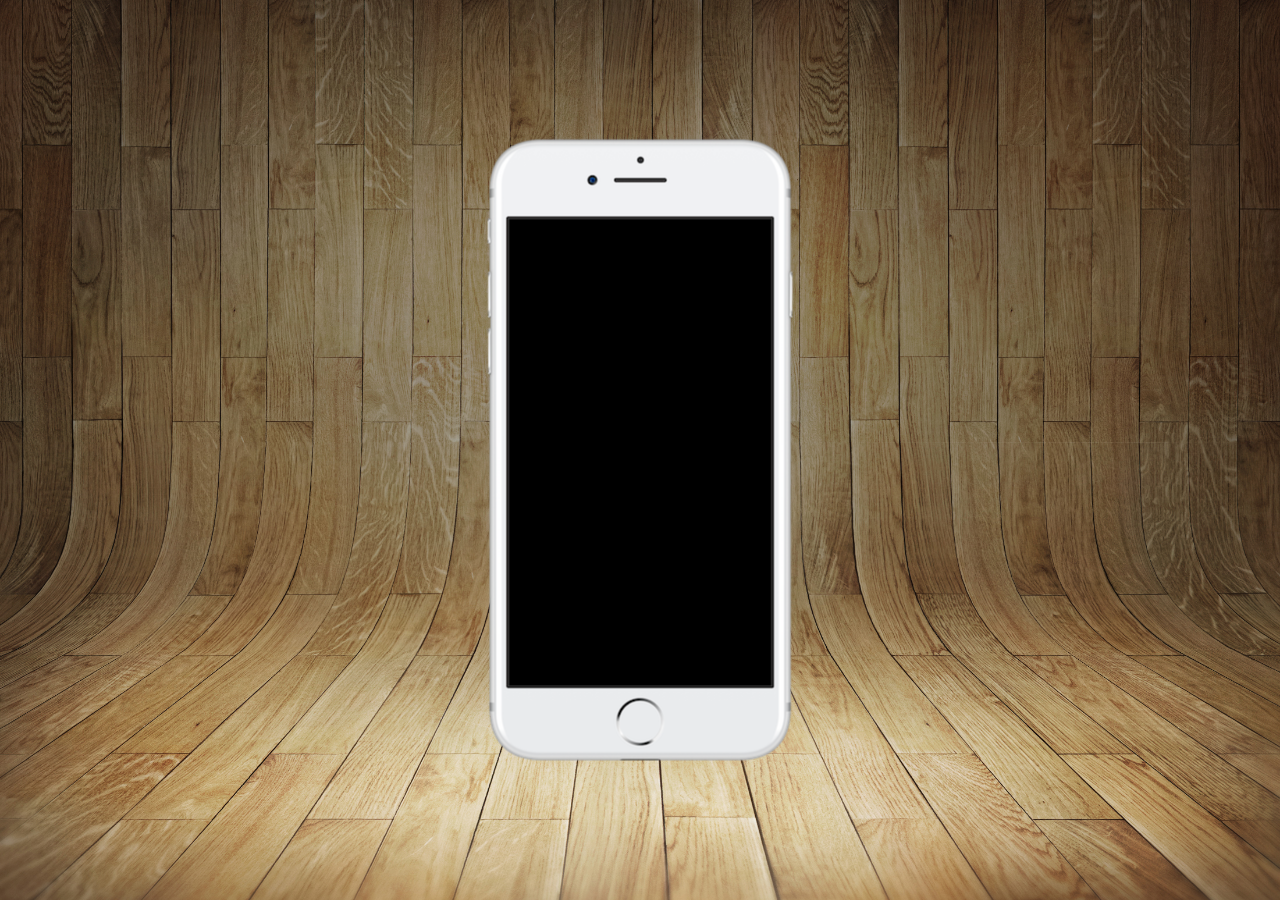
<file: index.html>
<!DOCTYPE html>
<html lang="pt-br">
<head>
    <meta charset="UTF-8">
    <meta name="viewport" content="width=device-width, initial-scale=1.0">
    <link rel="shortcut icon" href="aha.ico" type="image/x-icon">
    <title>Projeto Redes Sociais</title>
    <link rel="stylesheet" href="estilos/style.css">
</head>
<body>
    <main>
        <section id="telefone">

        </section>
        <section id="redes-sociais">

        </section>
    </main>
</body>
</html>
</file>
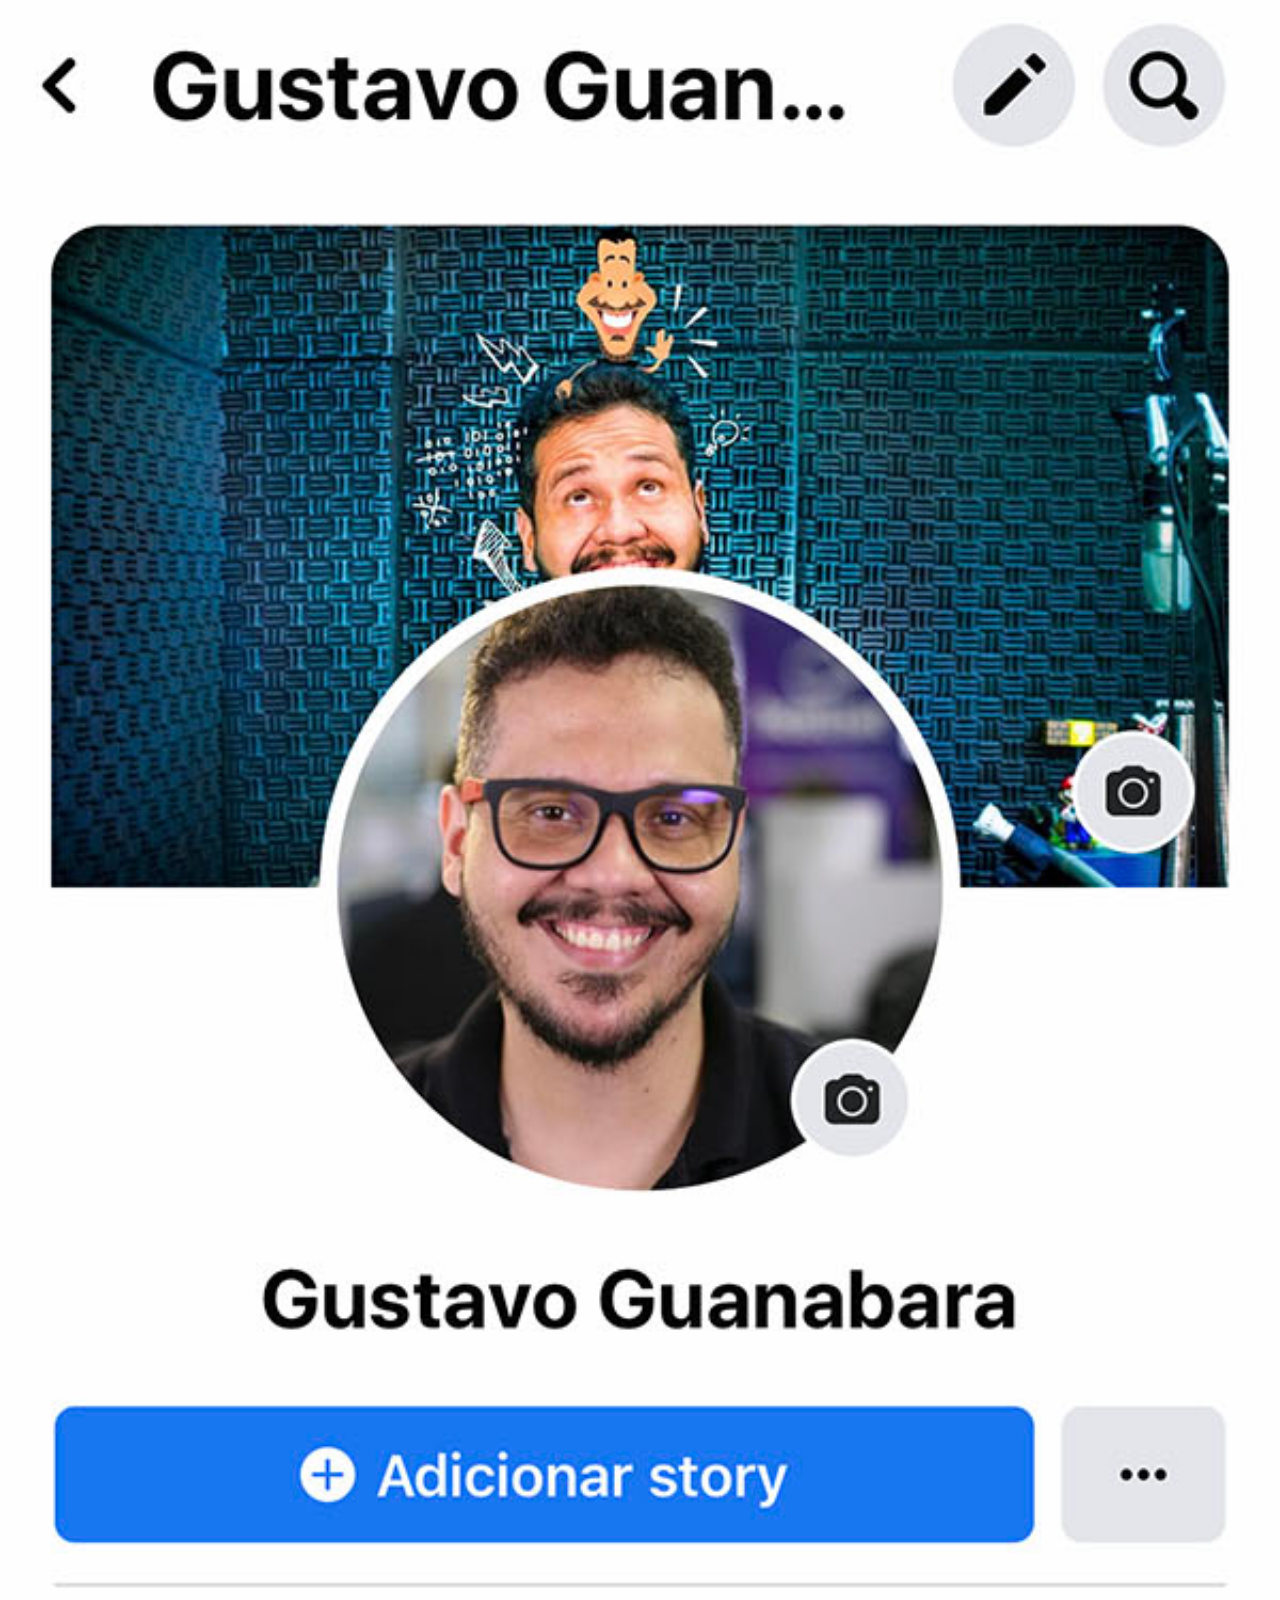
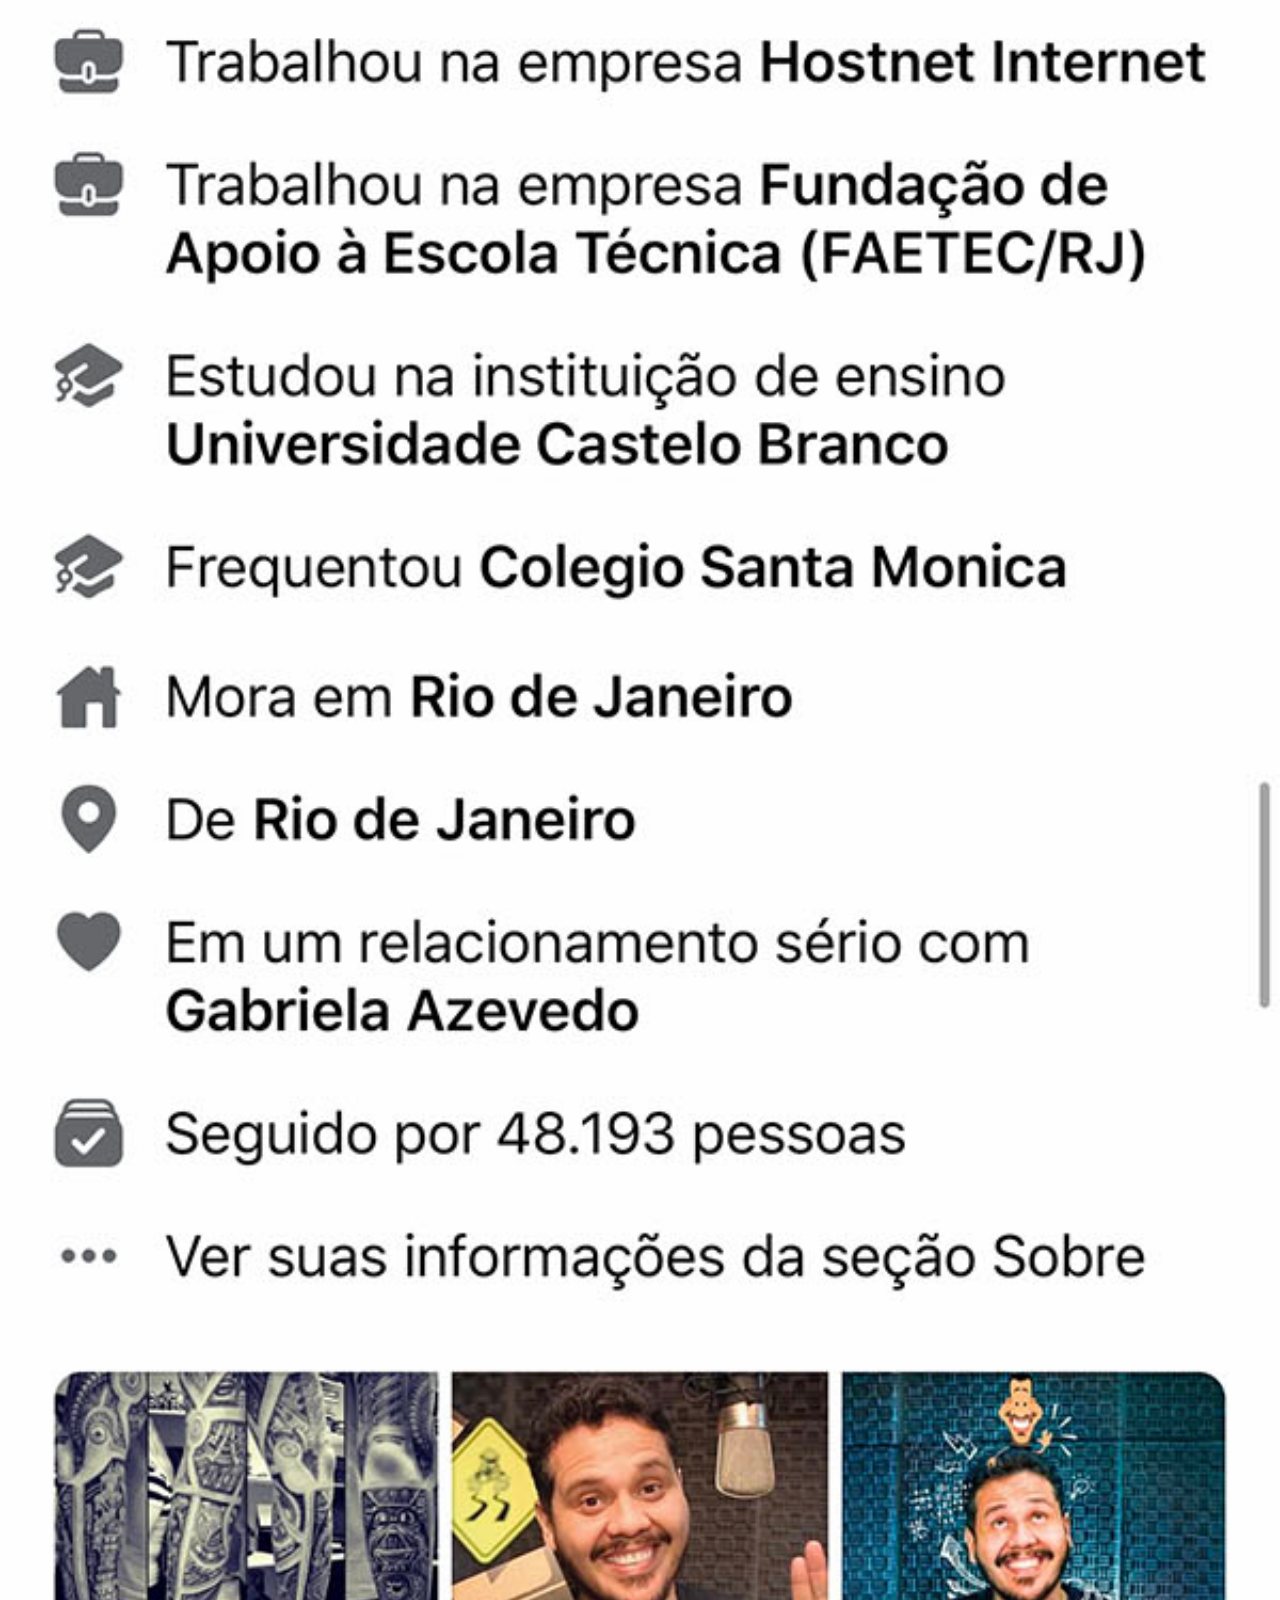
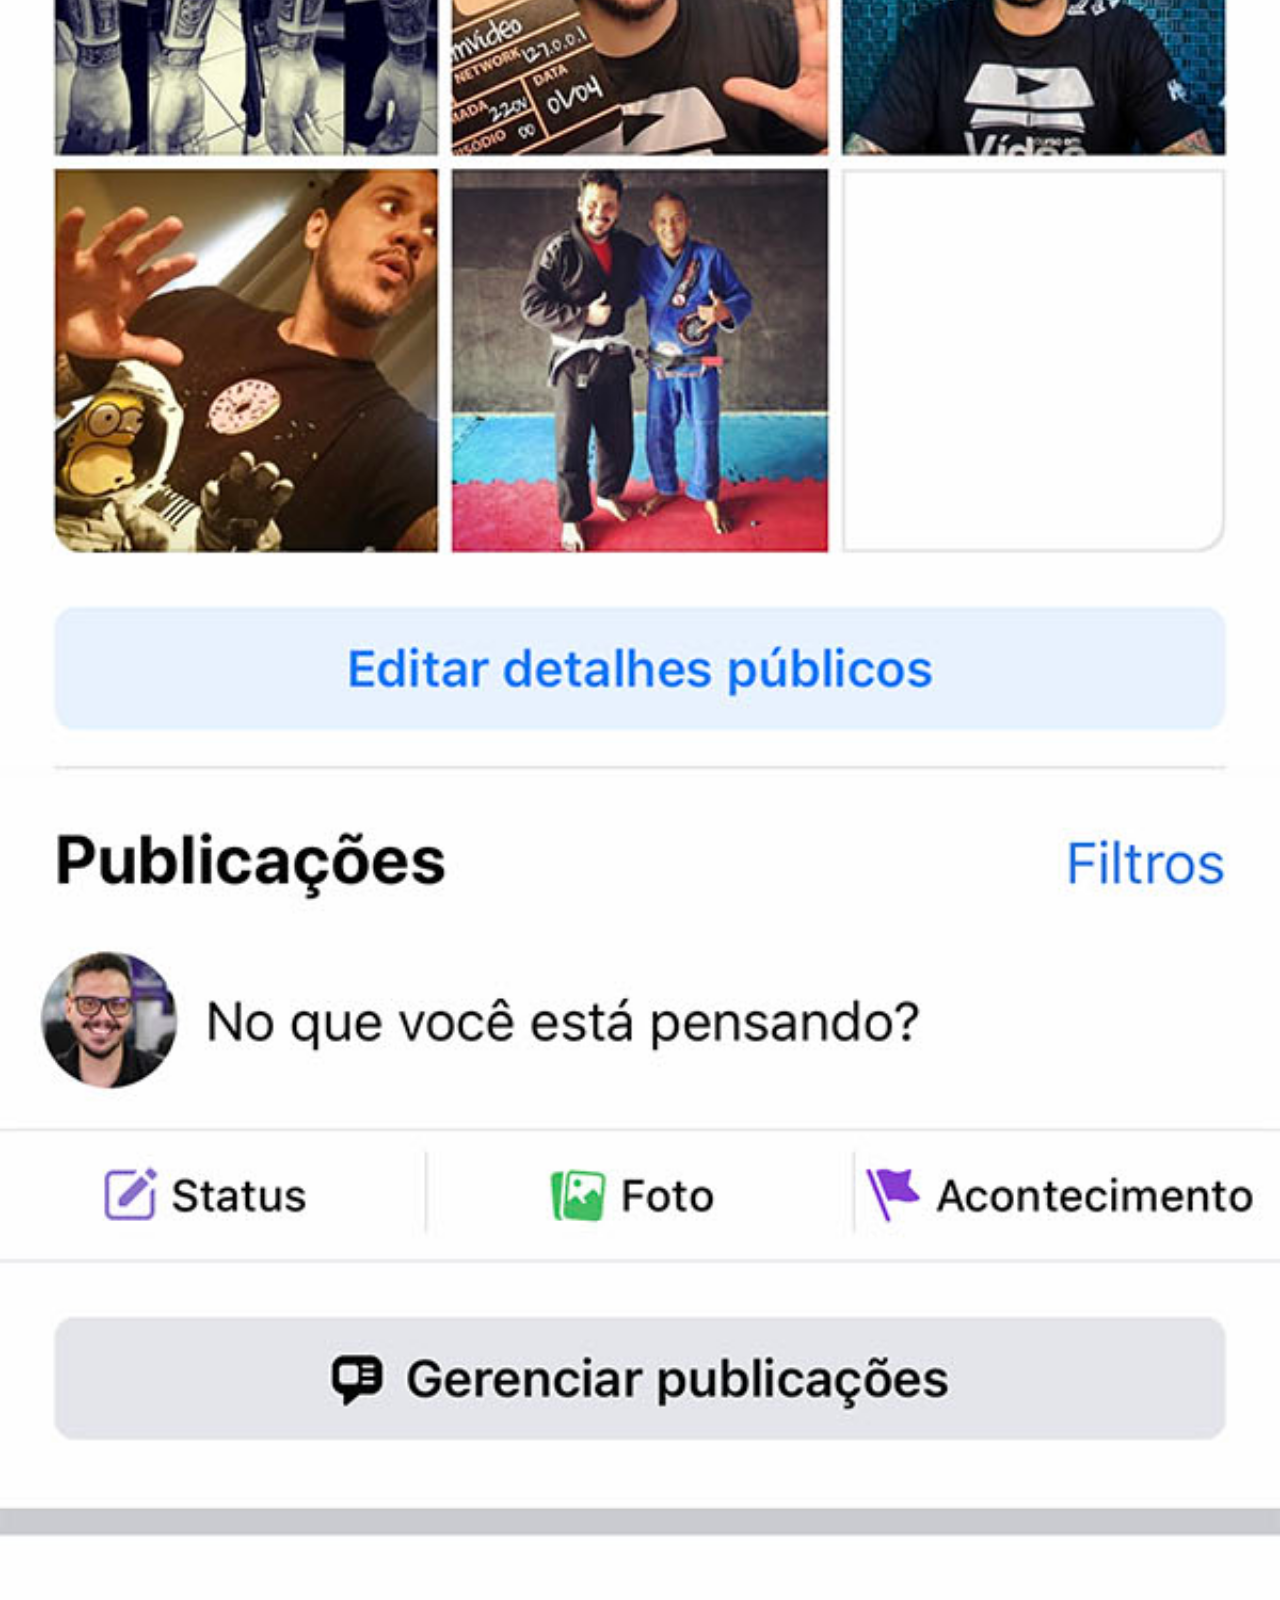
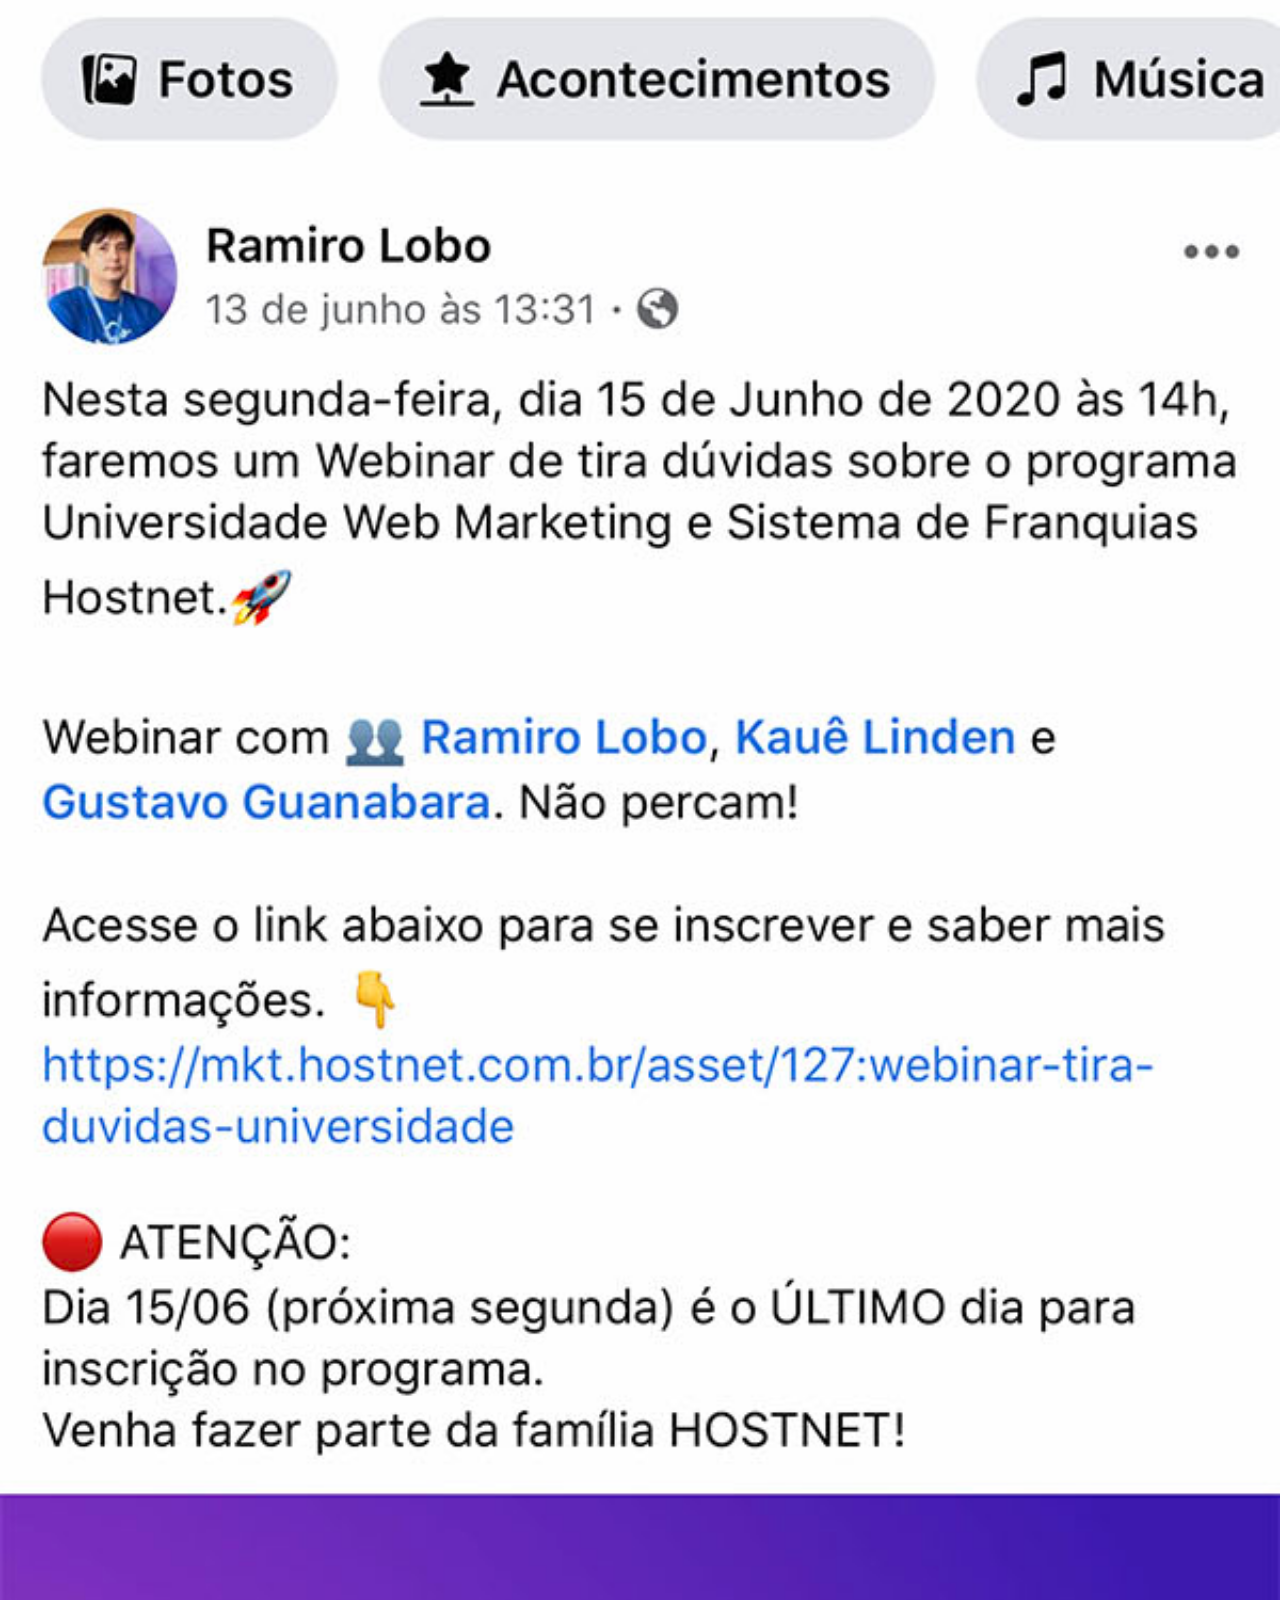
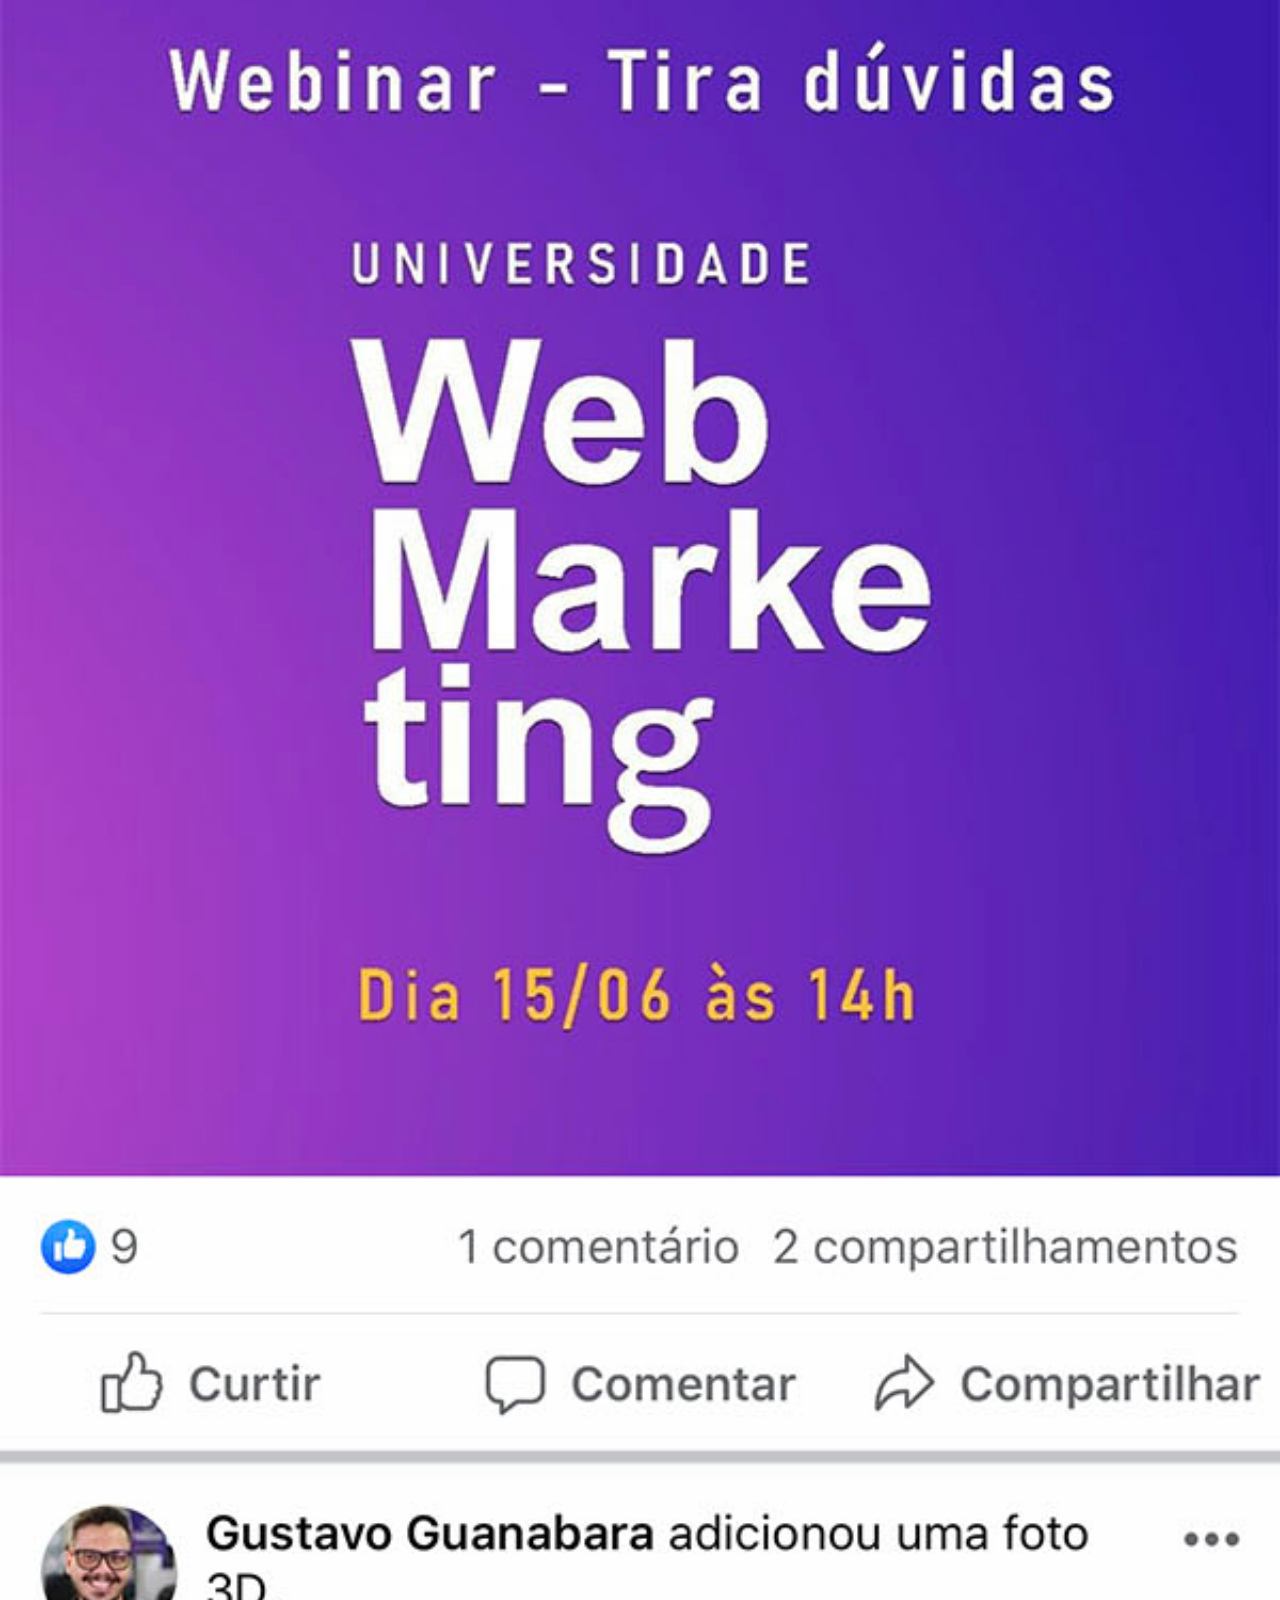
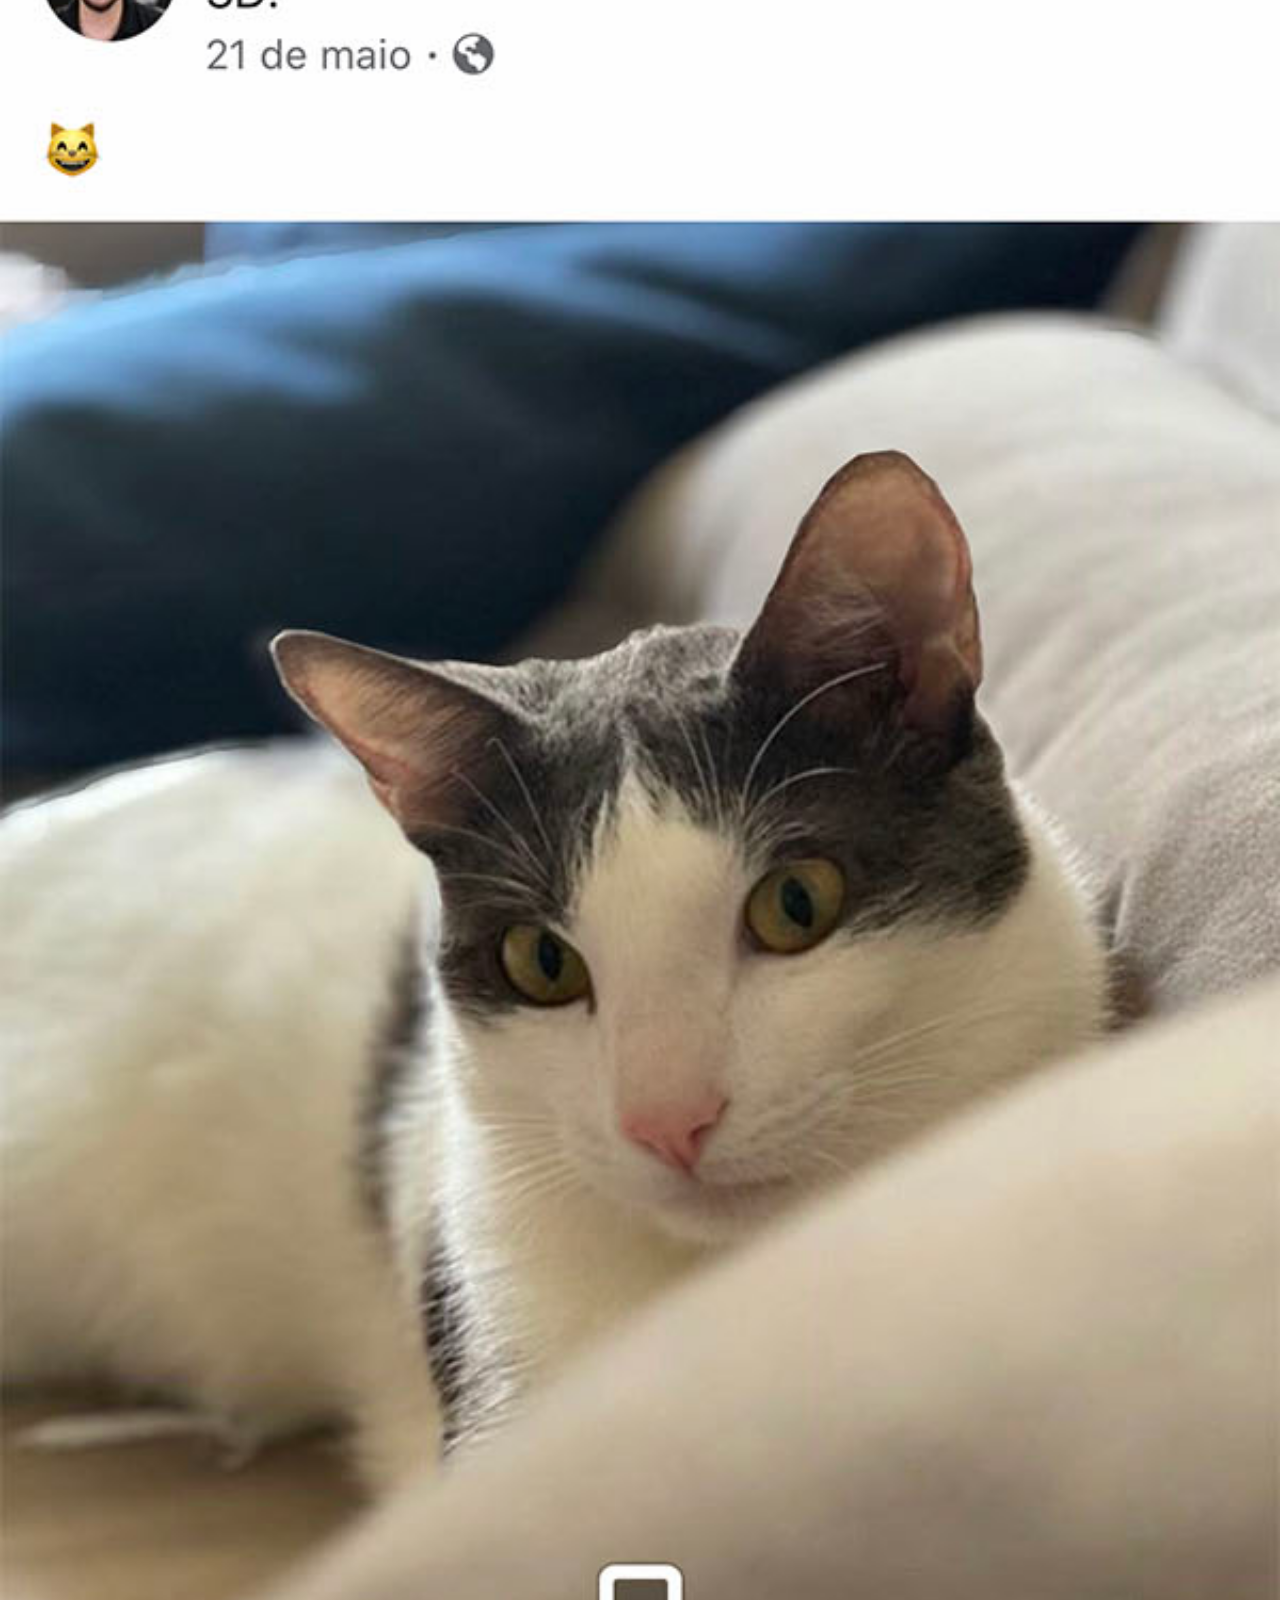
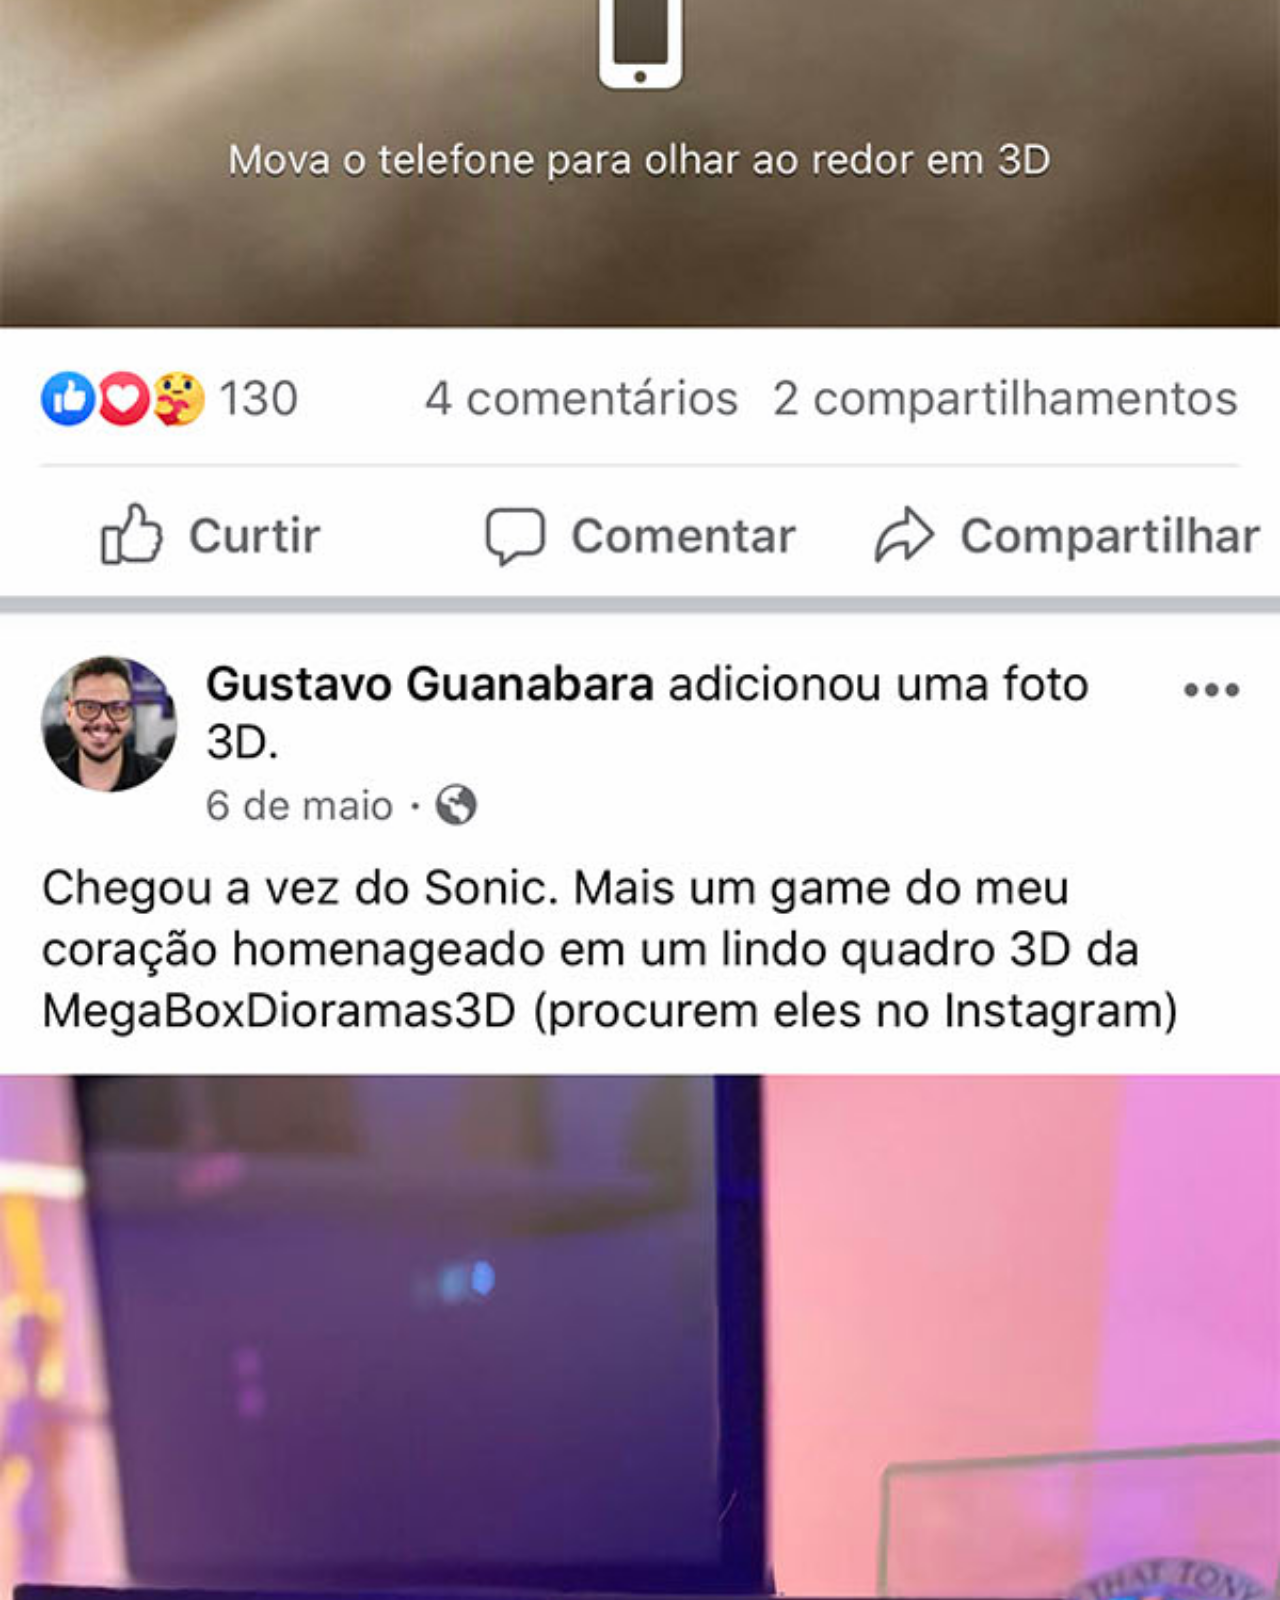
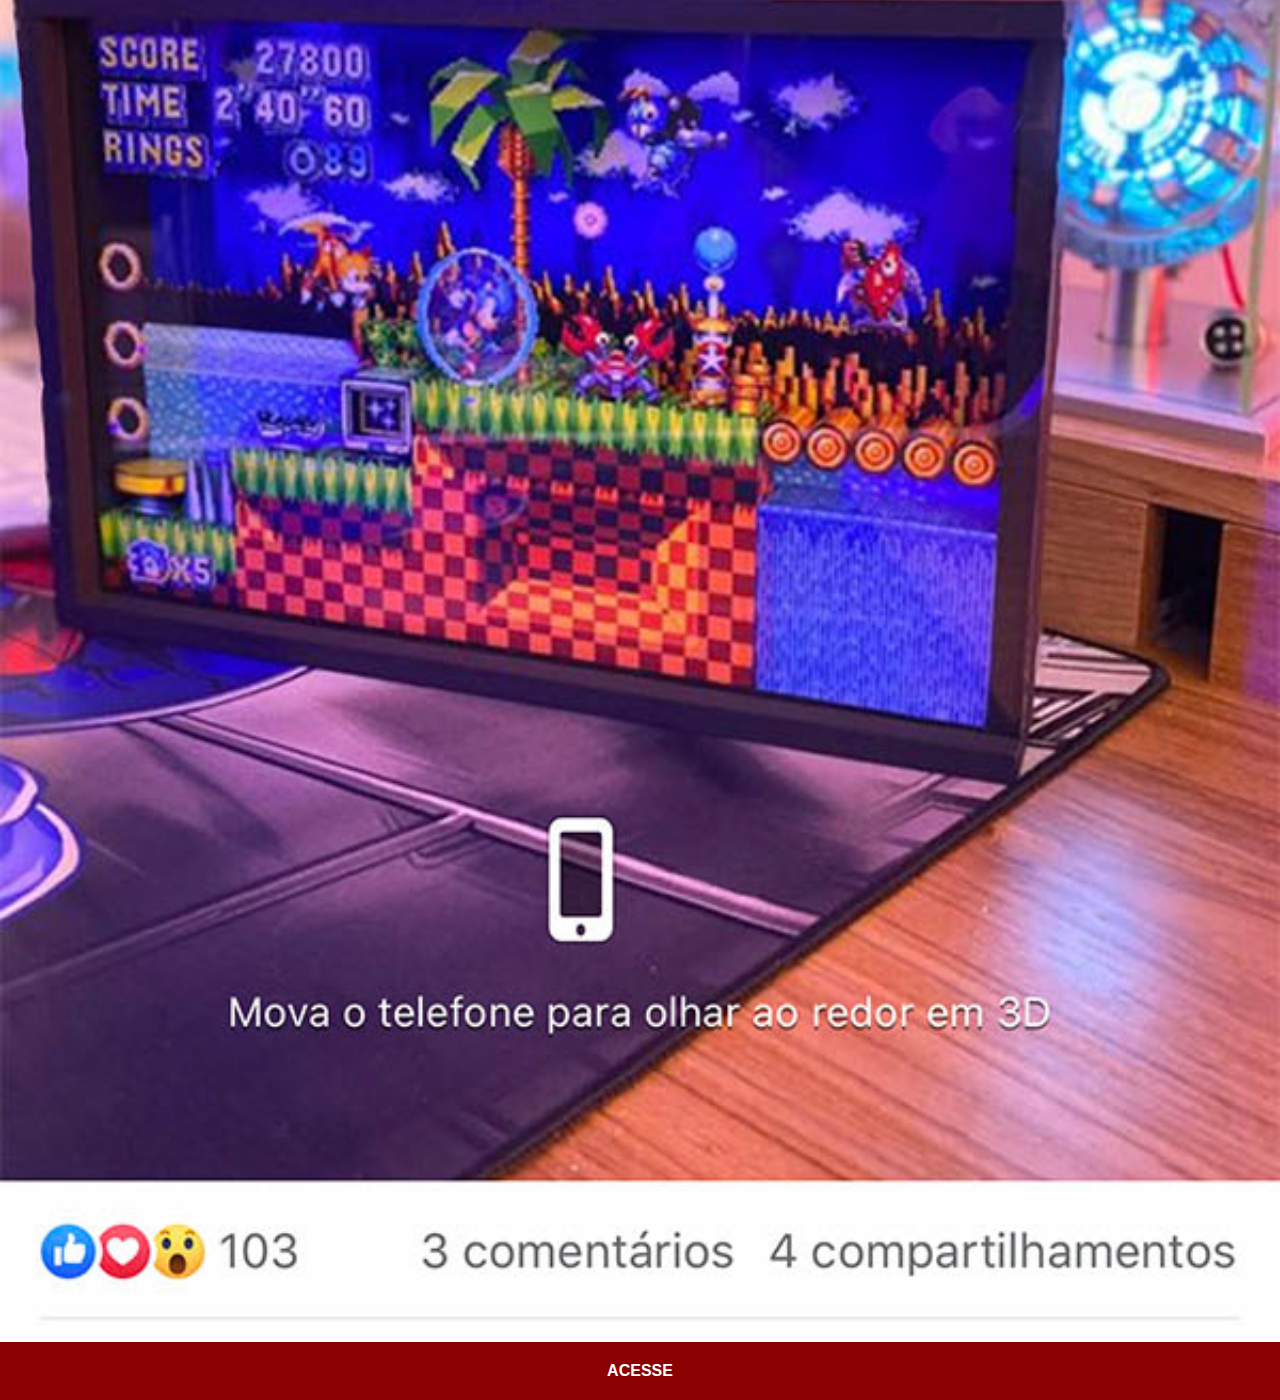
<file: facebook.html>
<!DOCTYPE html>
<html lang="pt-br">
<head>
    <meta charset="UTF-8">
    <meta name="viewport" content="width=device-width, initial-scale=1.0">
    <title>Facebook</title>
    <link rel="stylesheet" href="estilo/social.css">
</head>
<body>
    <img src="imagens/tela-facebook.jpg" alt="Facebook">
    <a href="https://www.facebook.com/gustavoguanabara/?locale=pt_BR" target="_blank">ACESSE</a>
</body>
</html>
</file>
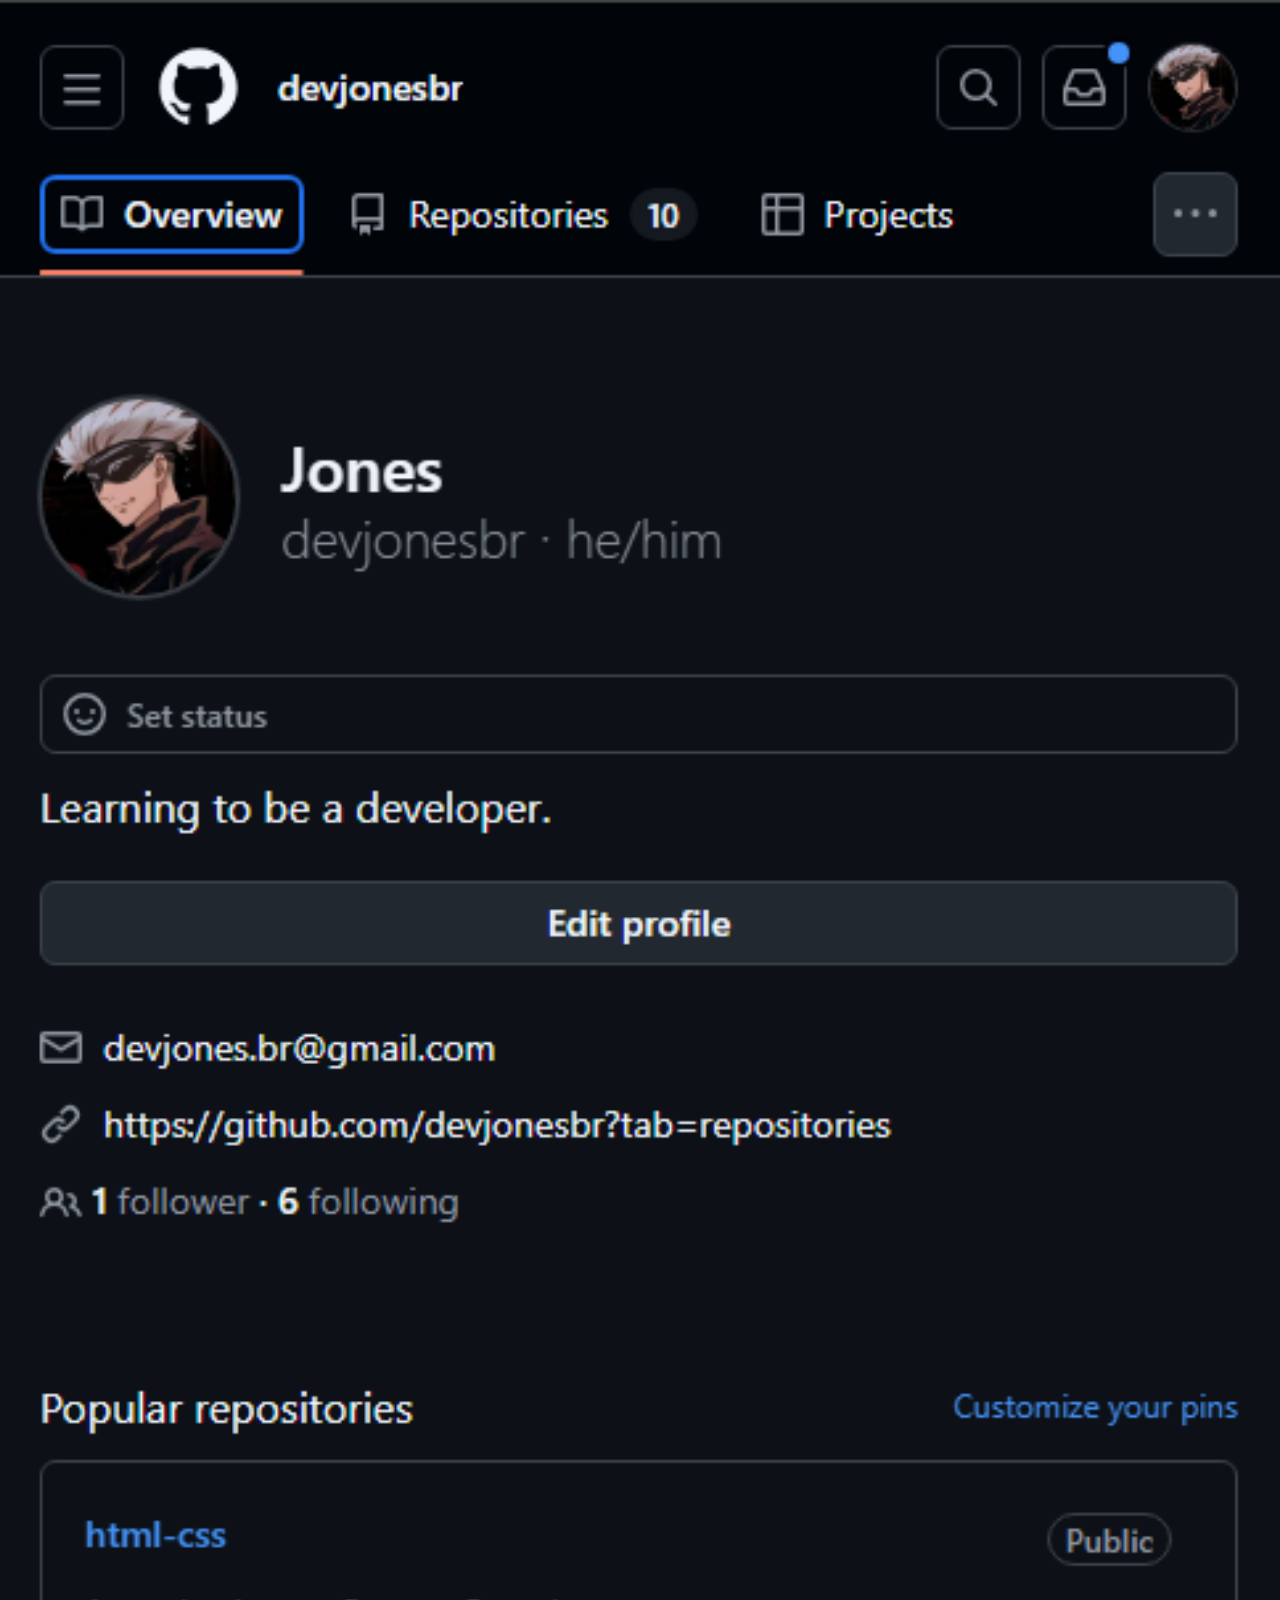
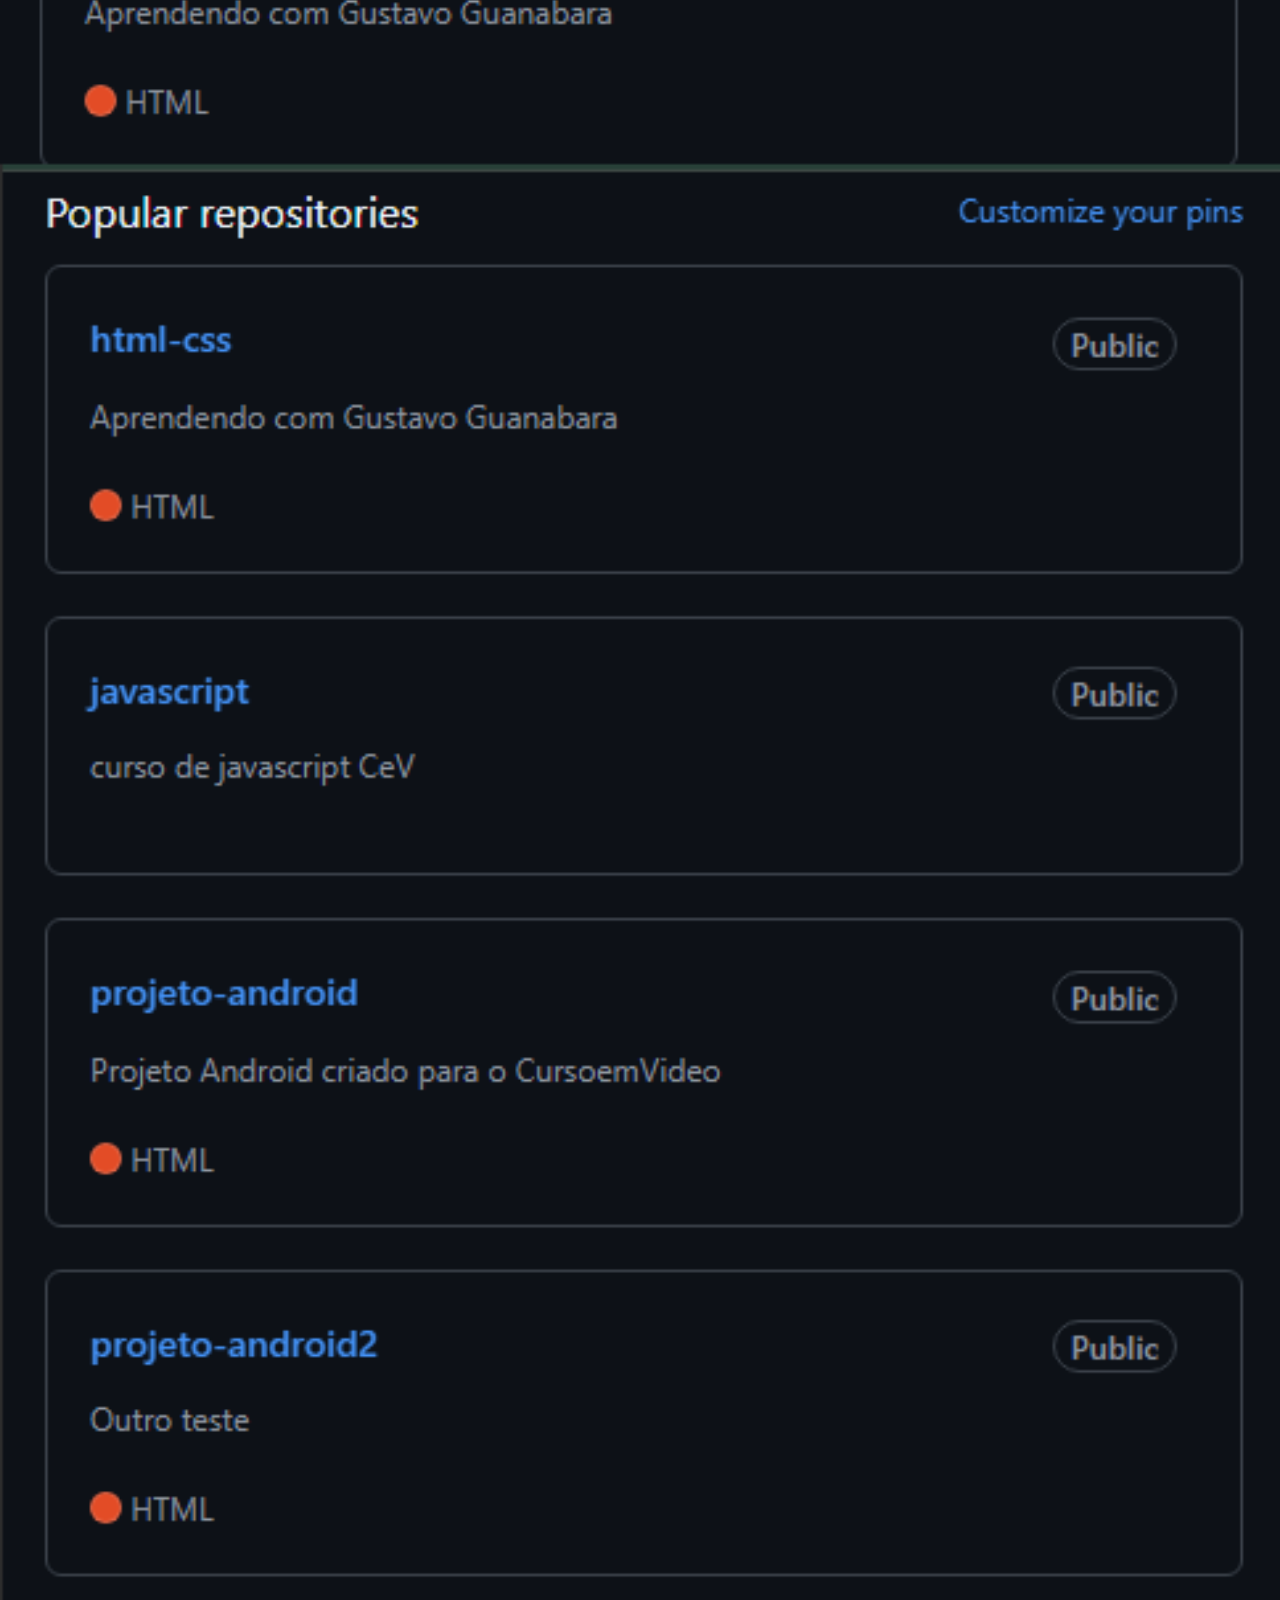
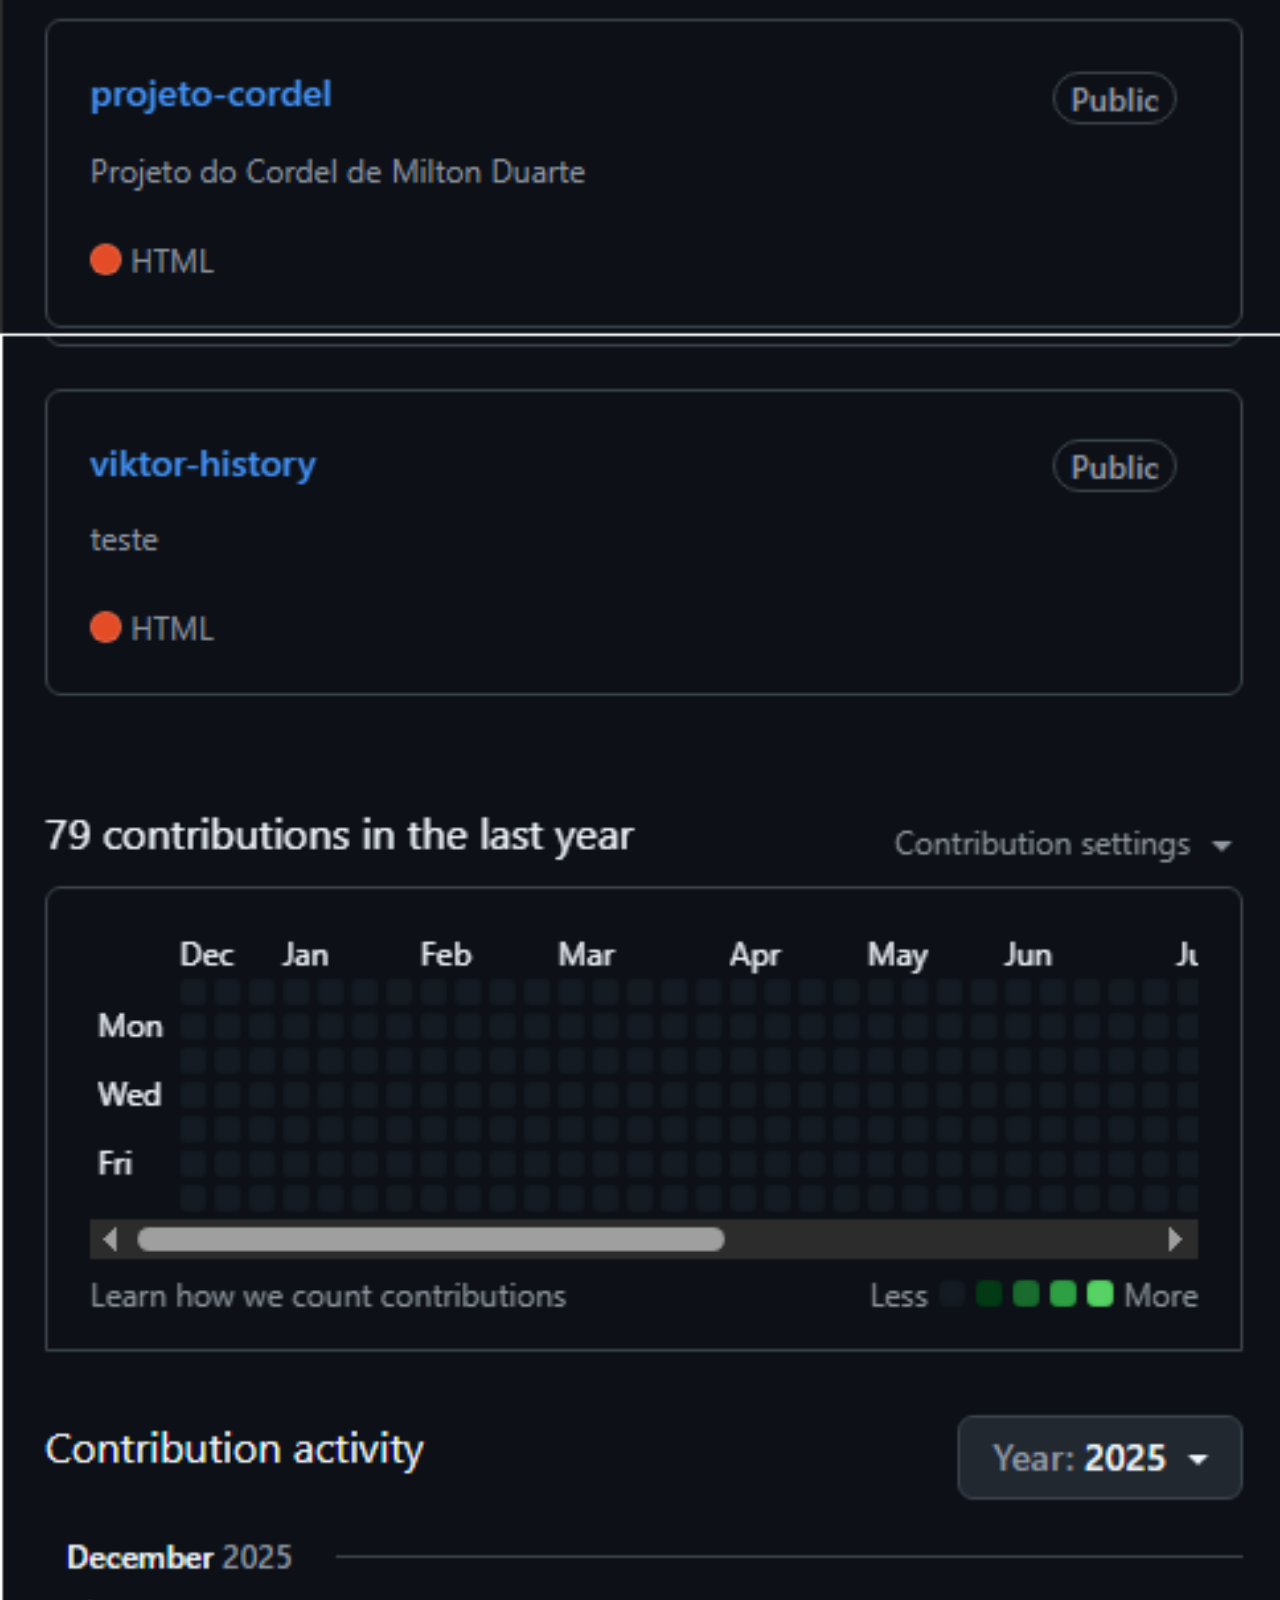
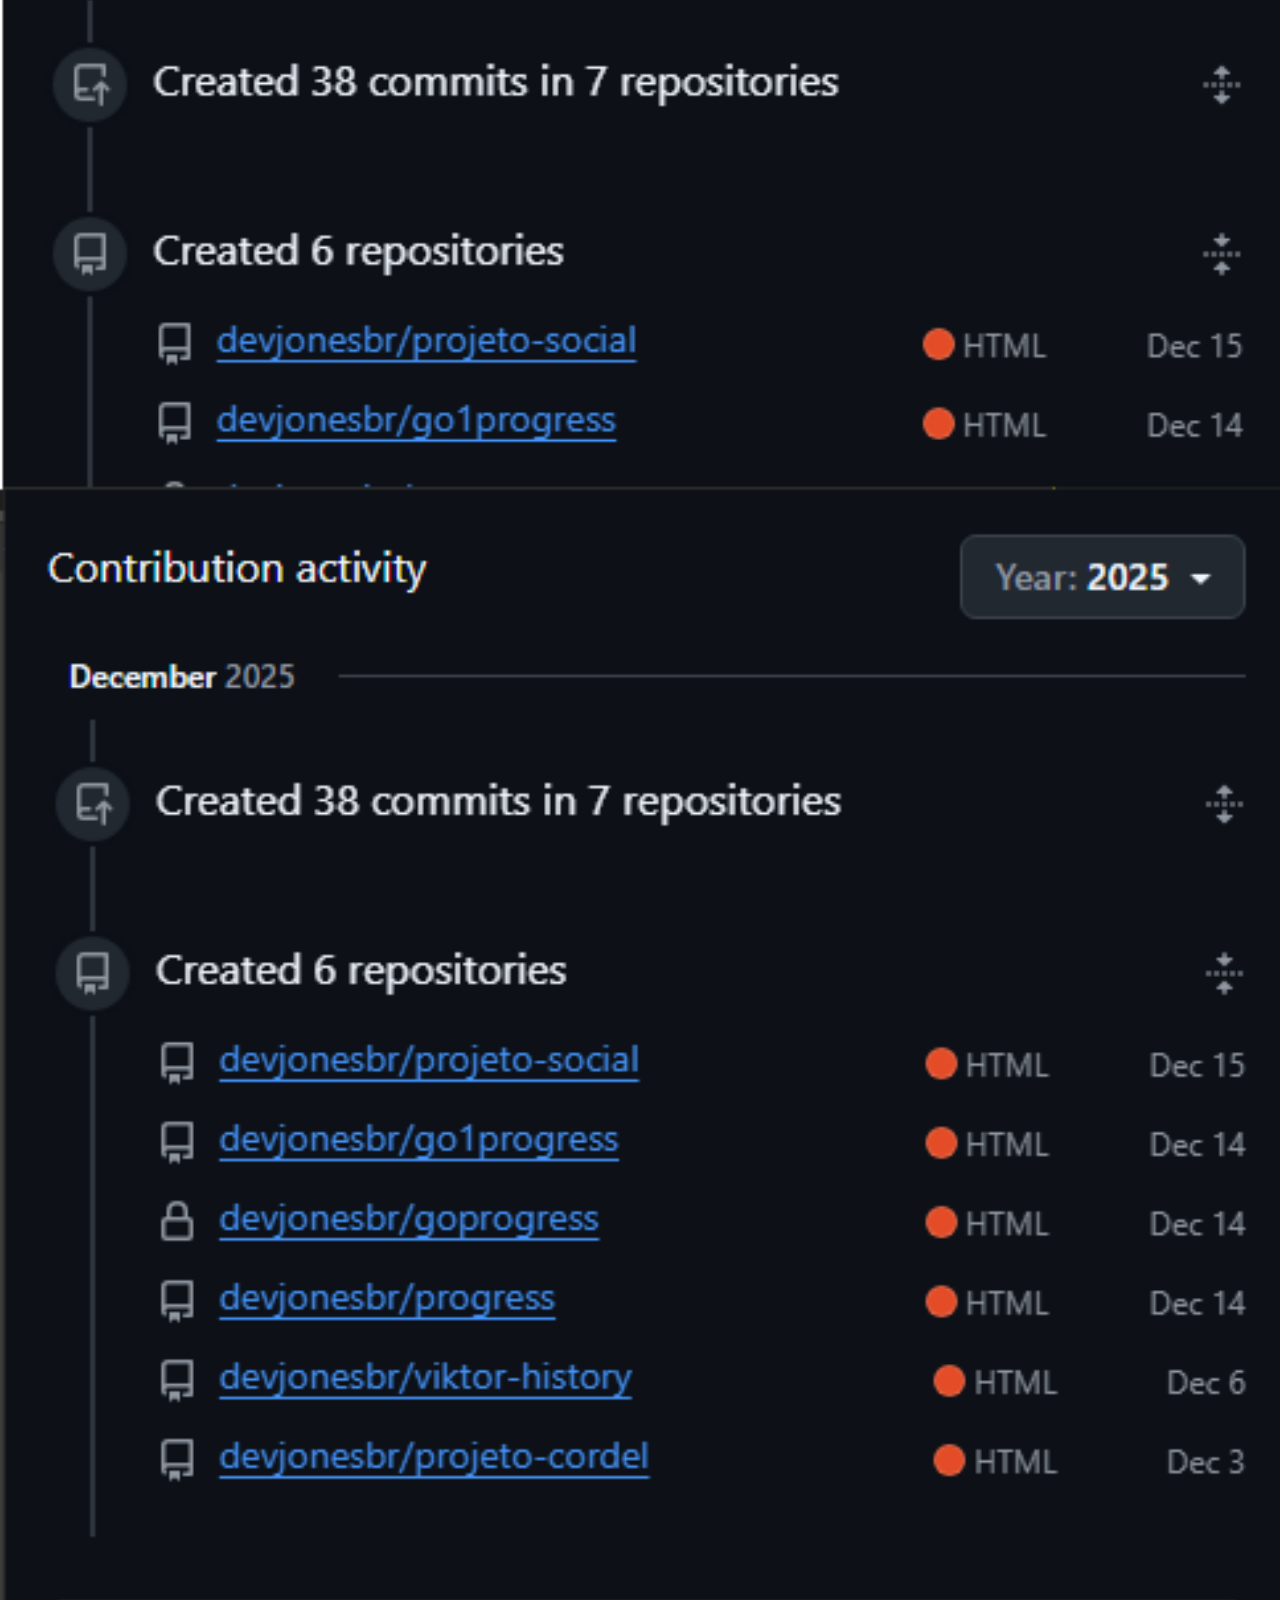
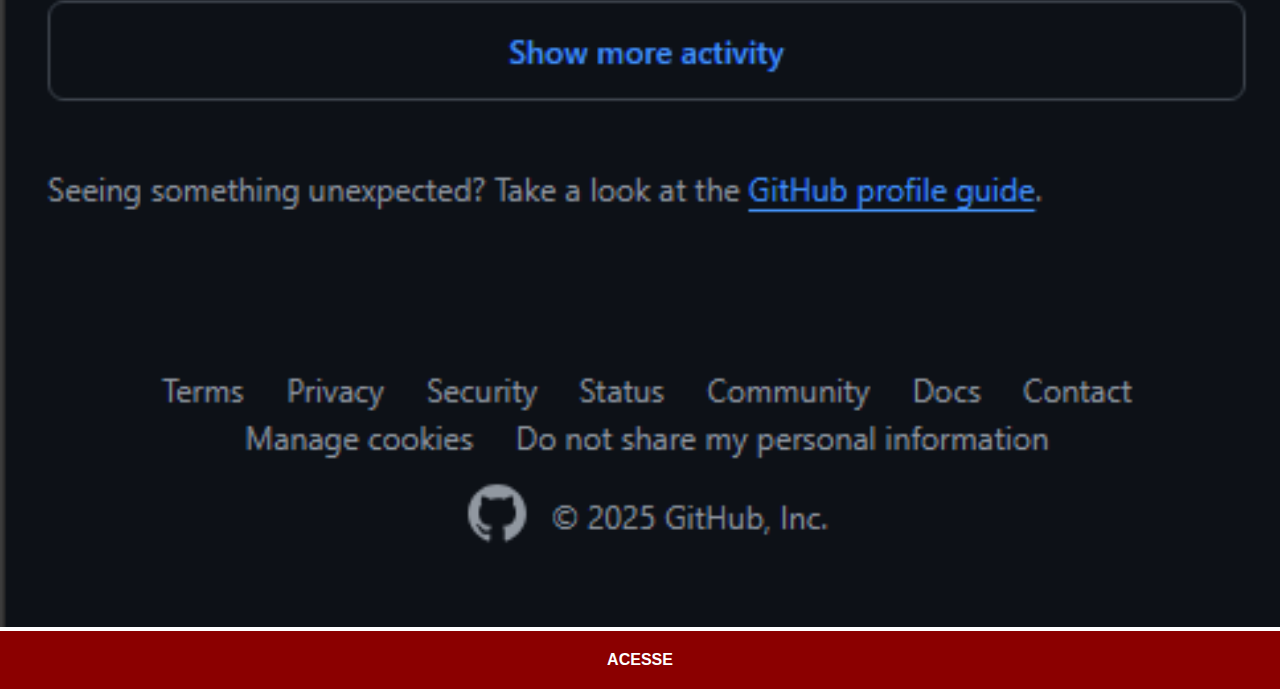
<file: github.html>
<!DOCTYPE html>
<html lang="pt-br">
<head>
    <meta charset="UTF-8">
    <meta name="viewport" content="width=device-width, initial-scale=1.0">
    <title>GitHub</title>
    <link rel="stylesheet" href="estilo/social.css">
</head>
<body>
    <img src="imagens/tela-github-personal.png" alt="GitHub">
    <a href="https://github.com/devjonesbr" target="_blank">ACESSE</a>
</body>
</html>
</file>
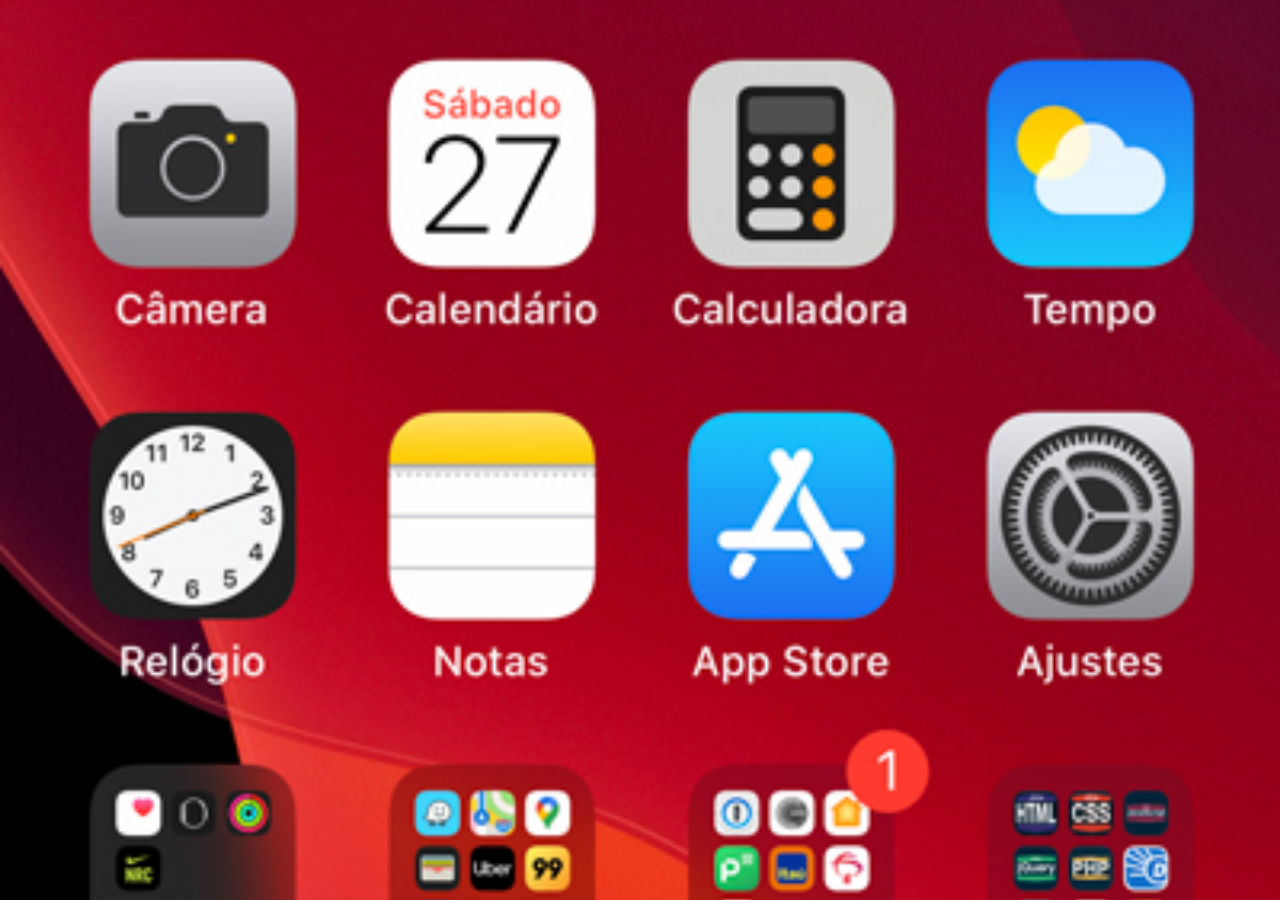
<file: home.html>
<!DOCTYPE html>
<html lang="pt-br">
<head>
    <meta charset="UTF-8">
    <meta name="viewport" content="width=device-width, initial-scale=1.0">
    <title>Home</title>
    <style>
        * {
            margin: 0px;
            padding: 0px;
            background-color: black;
        }

        body {
            width: 100vw;
            height: 100vh;
            background: black url(imagens/tela-home.jpg) top center no-repeat fixed;
            background-size: cover;
        }
    </style>
</head>
<body>
    
</body>
</html>
</file>
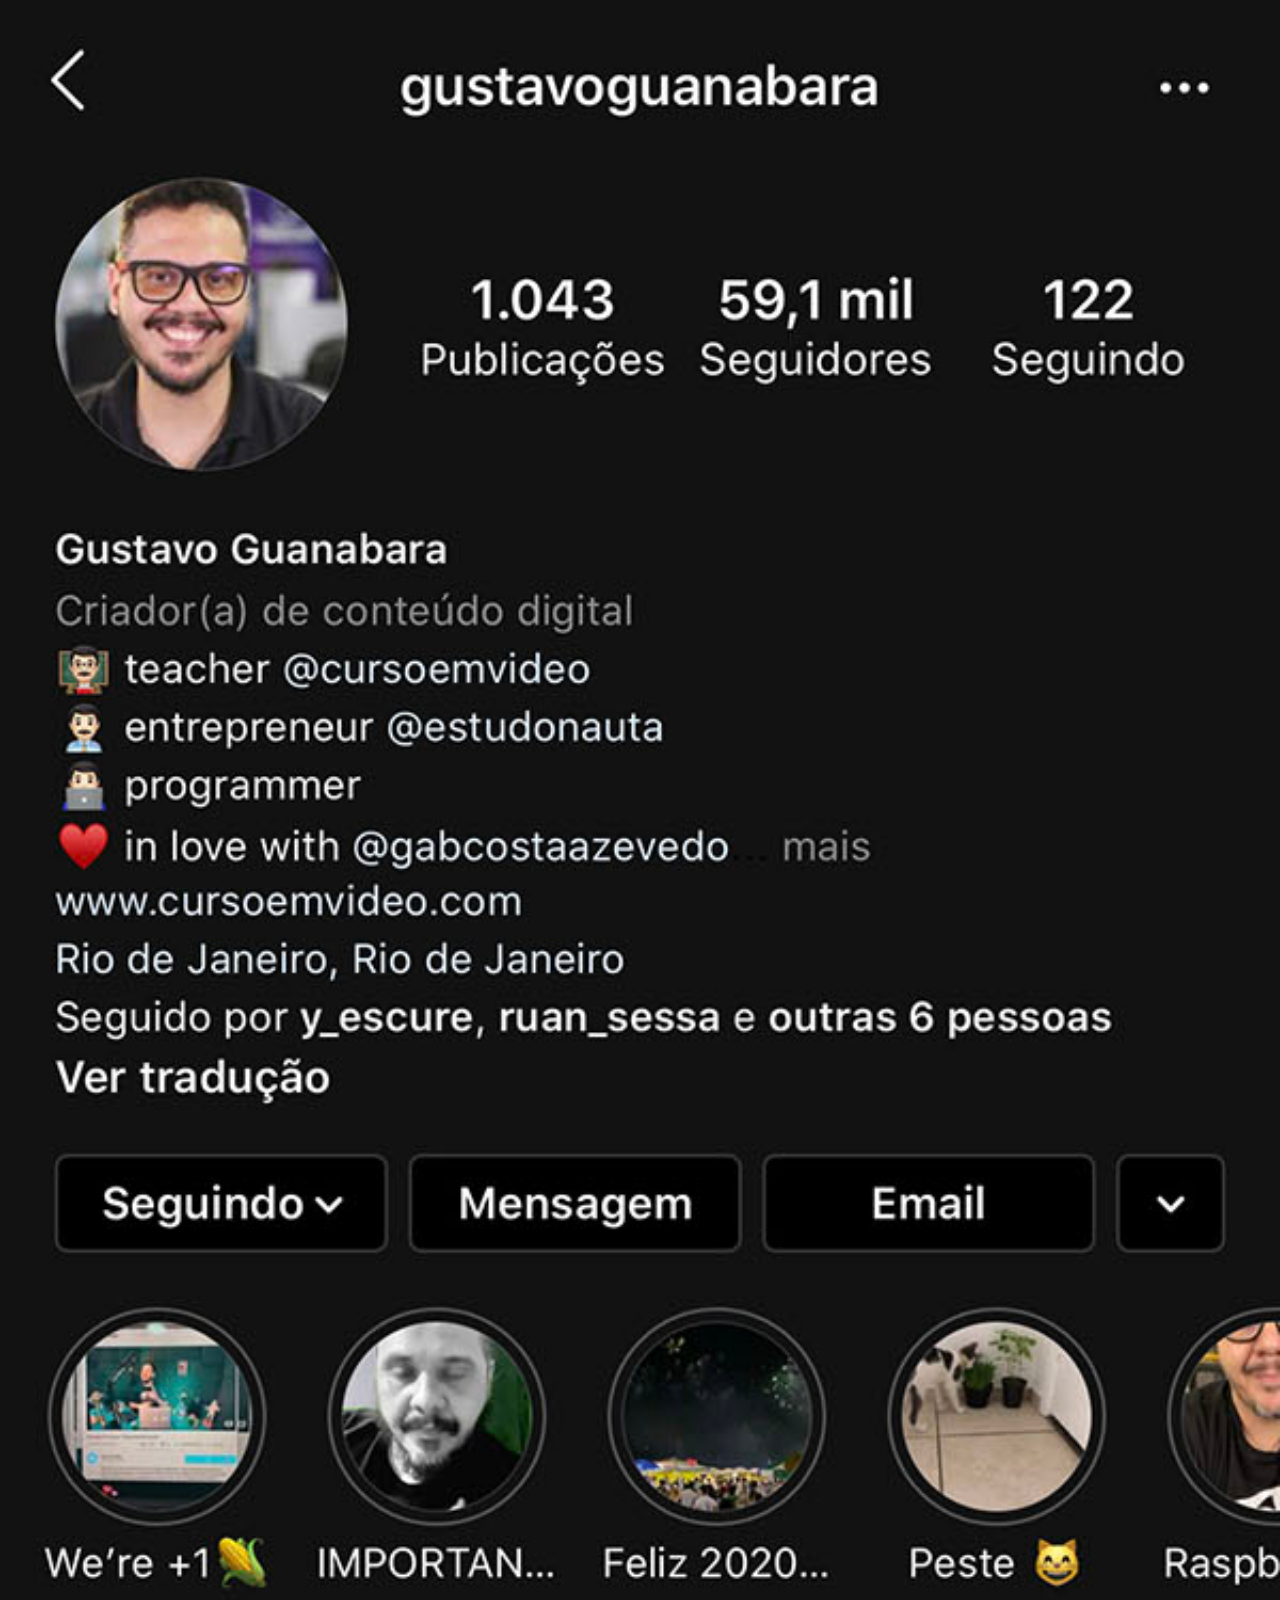
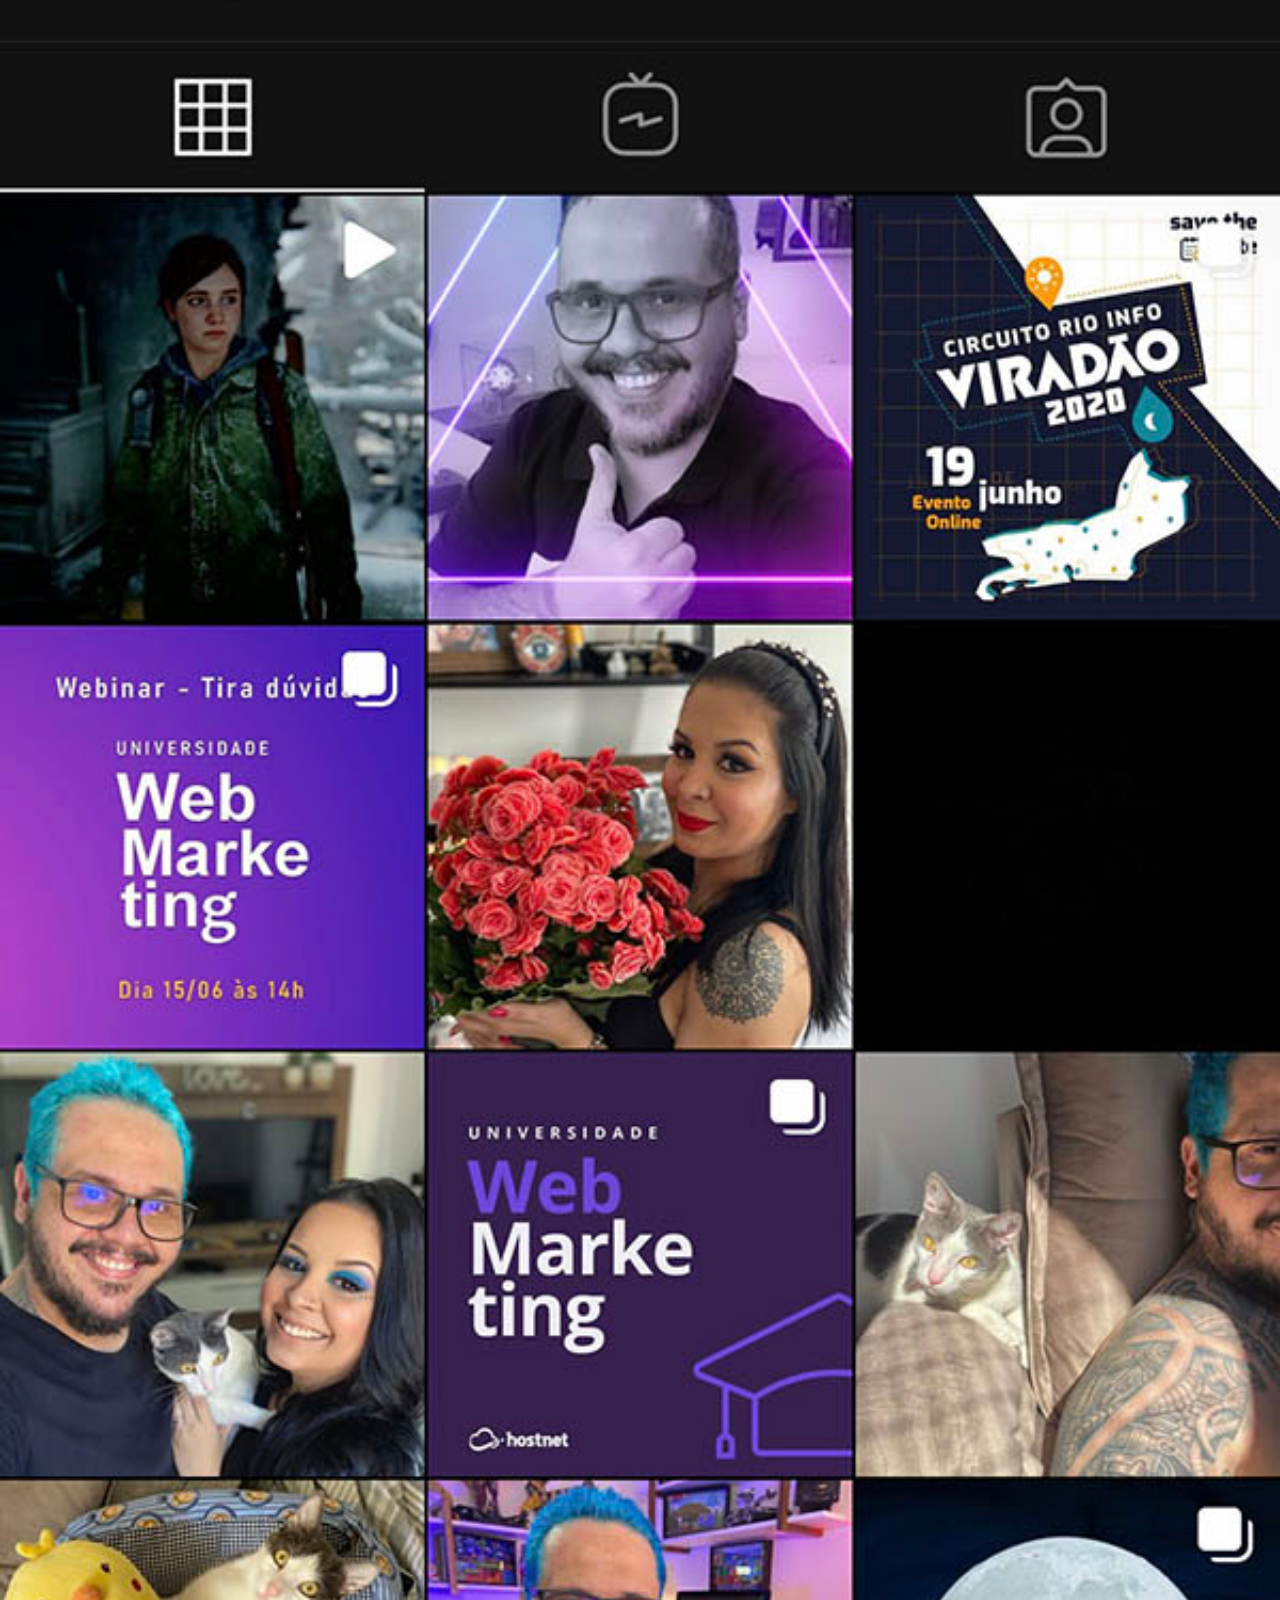
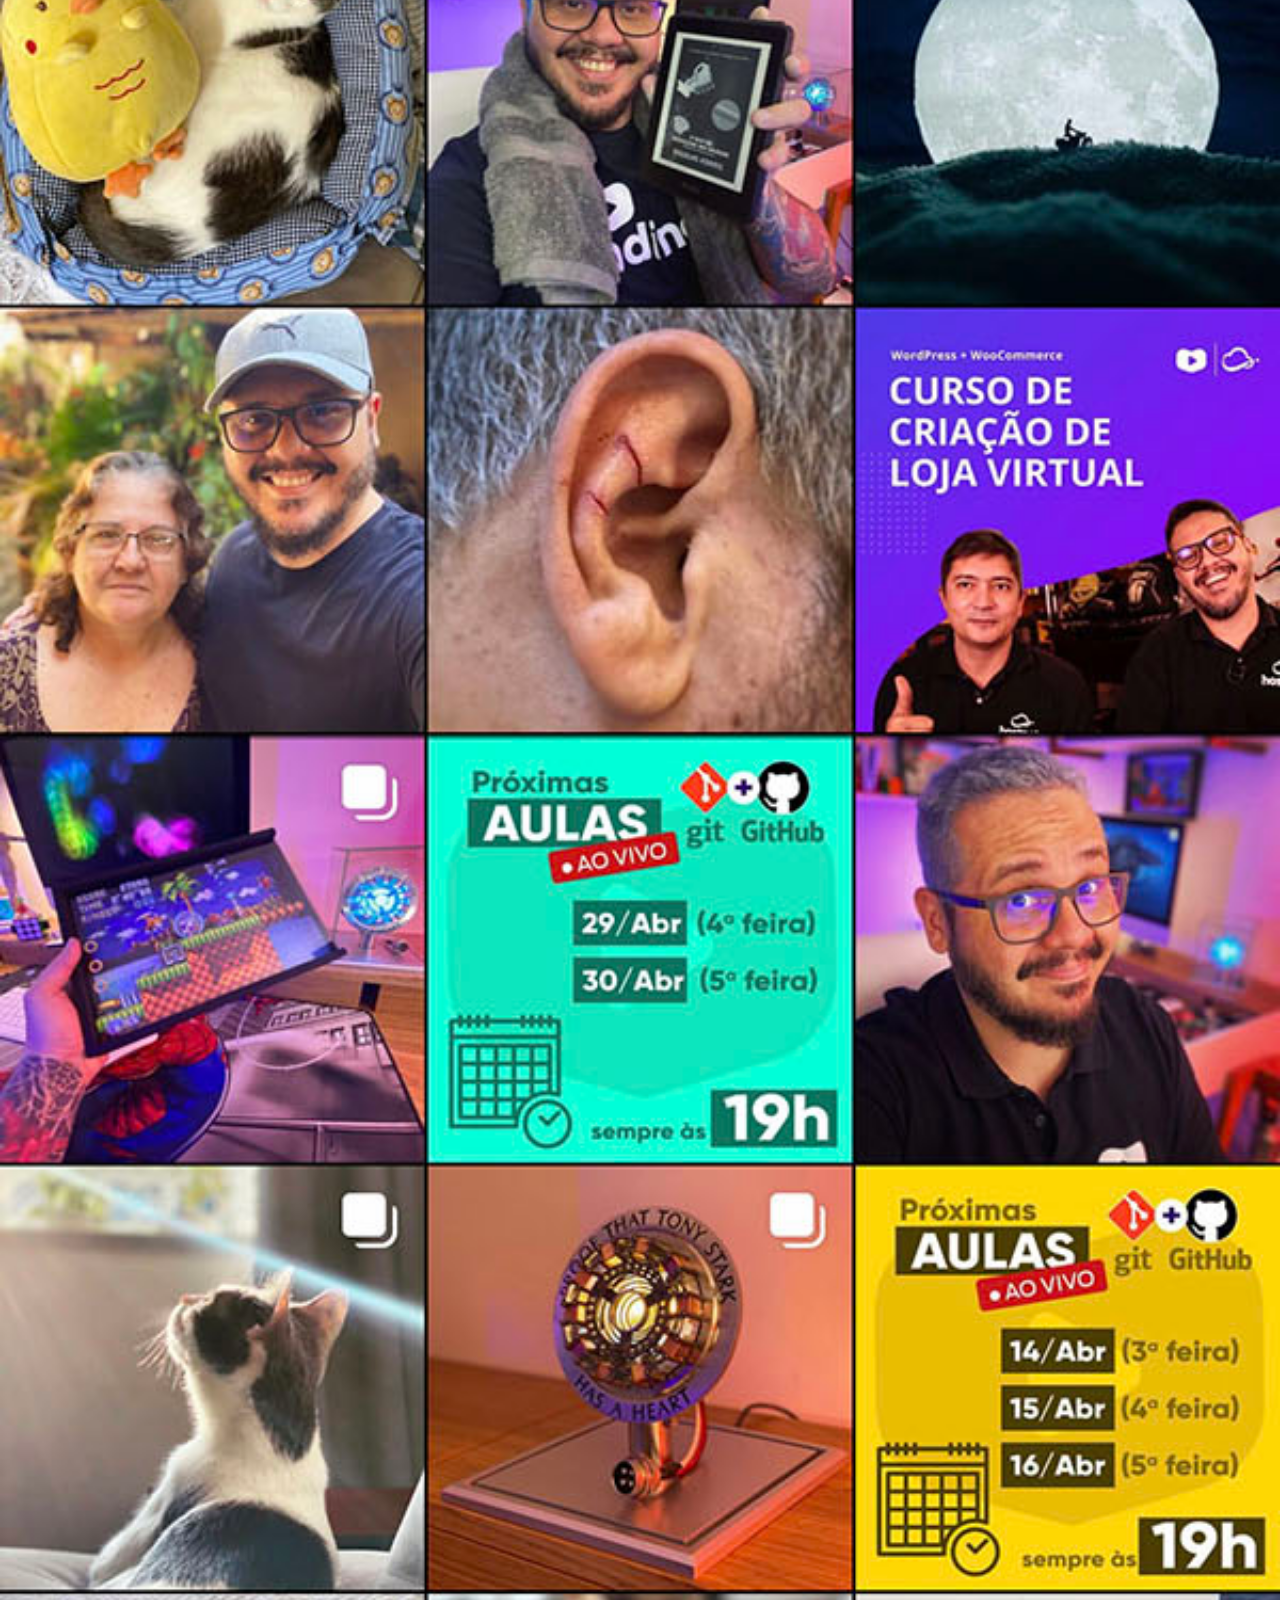
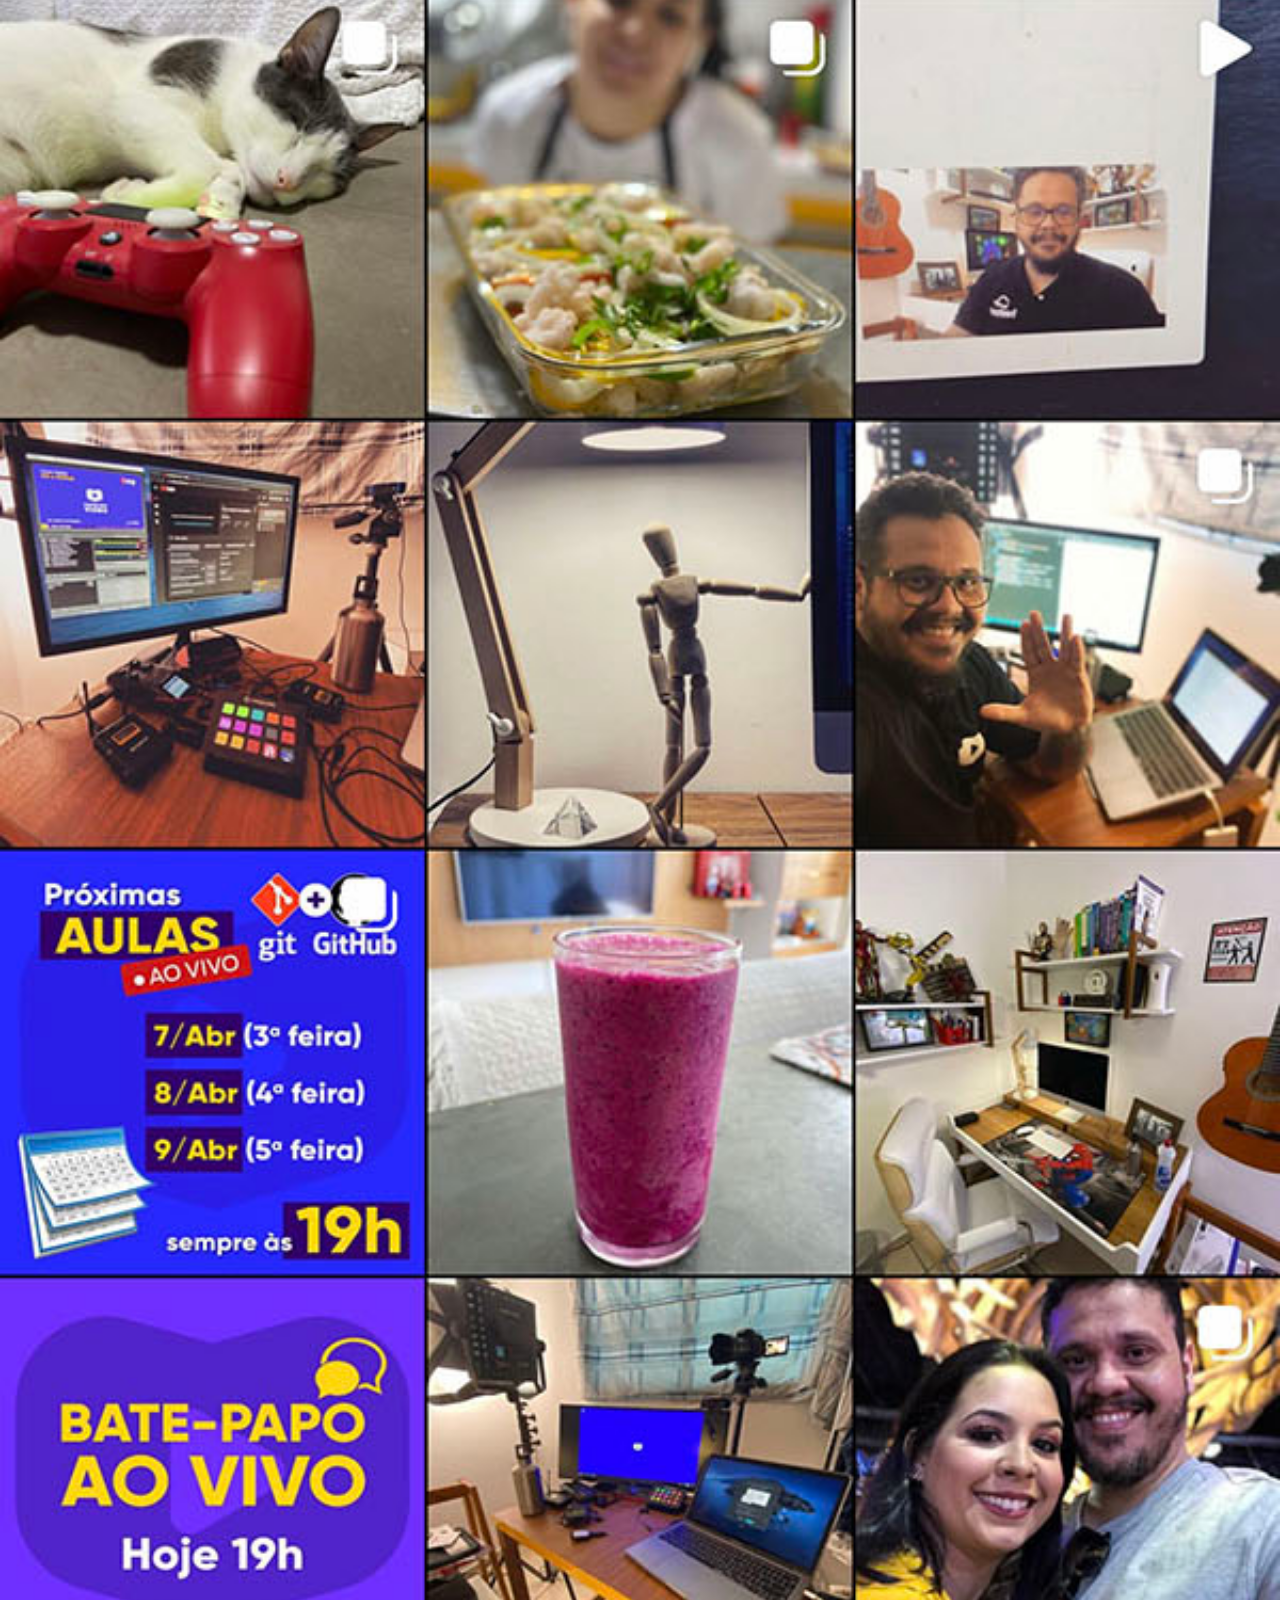
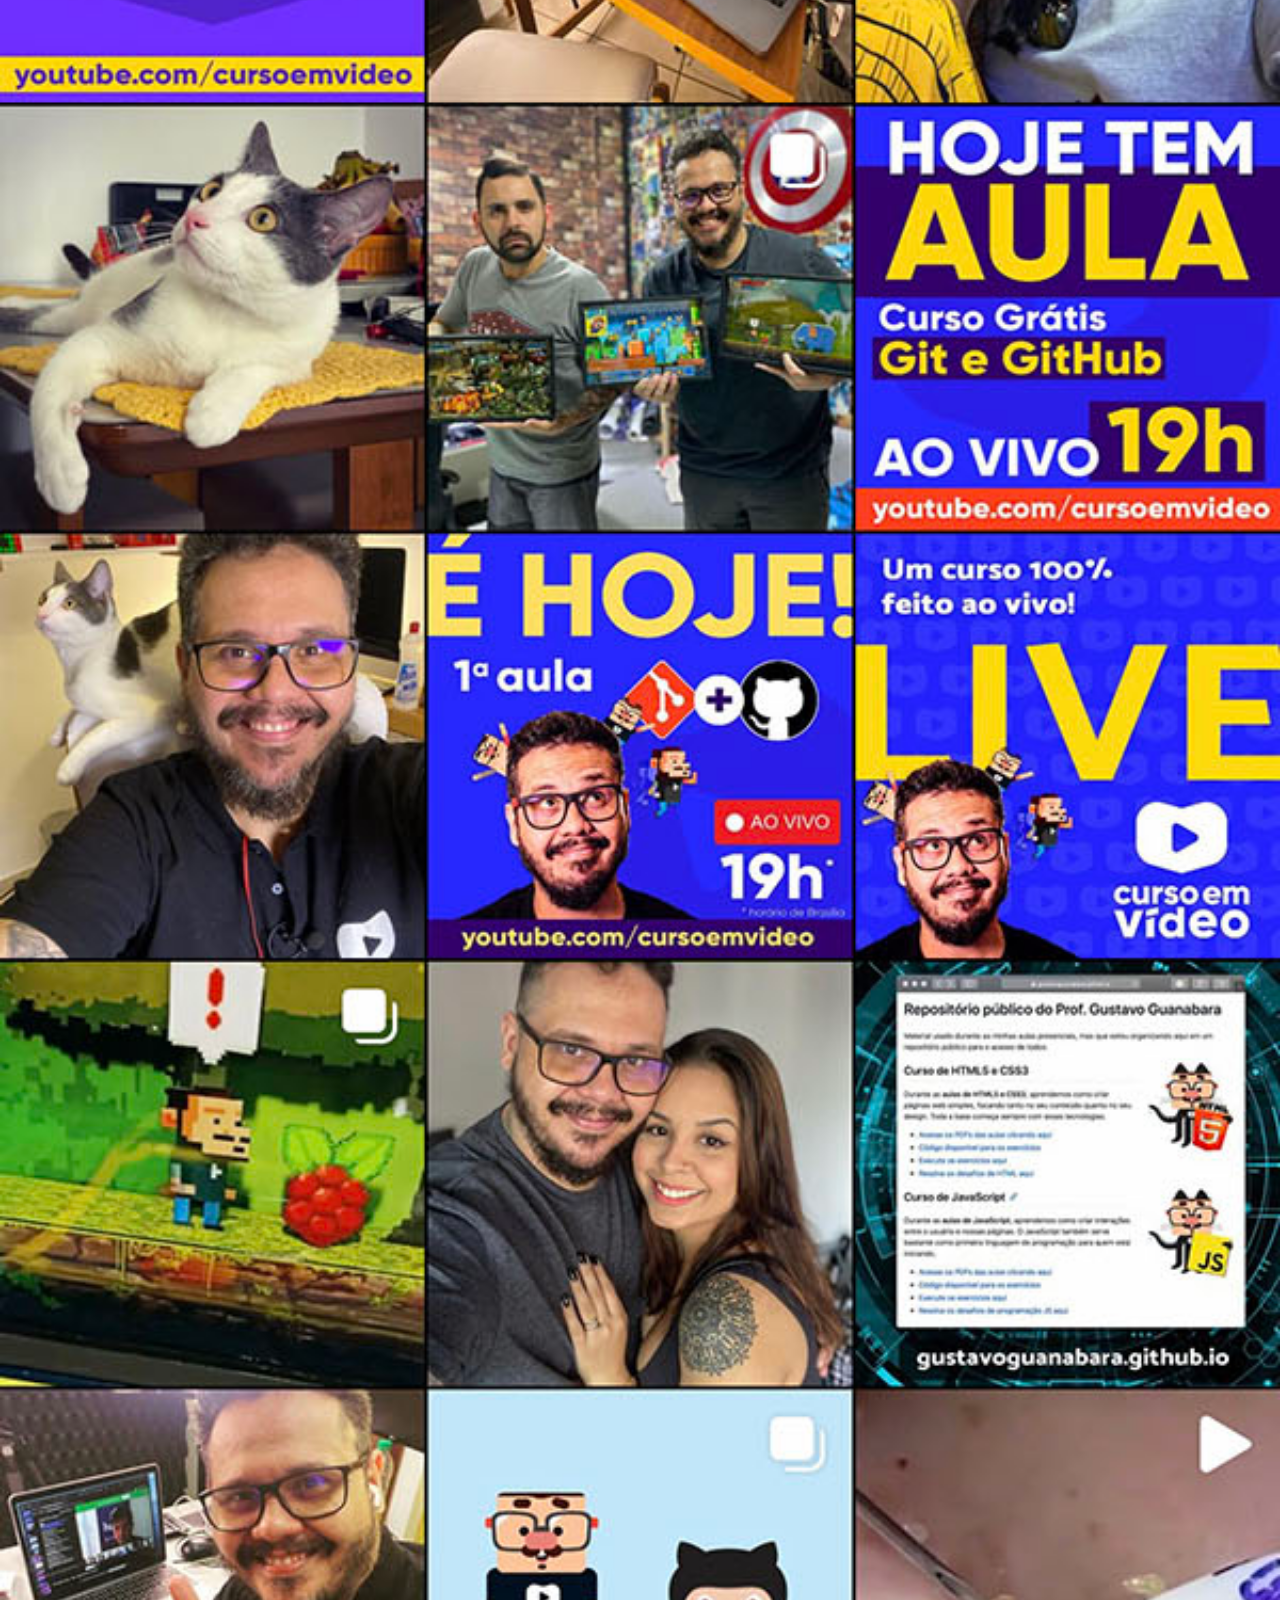
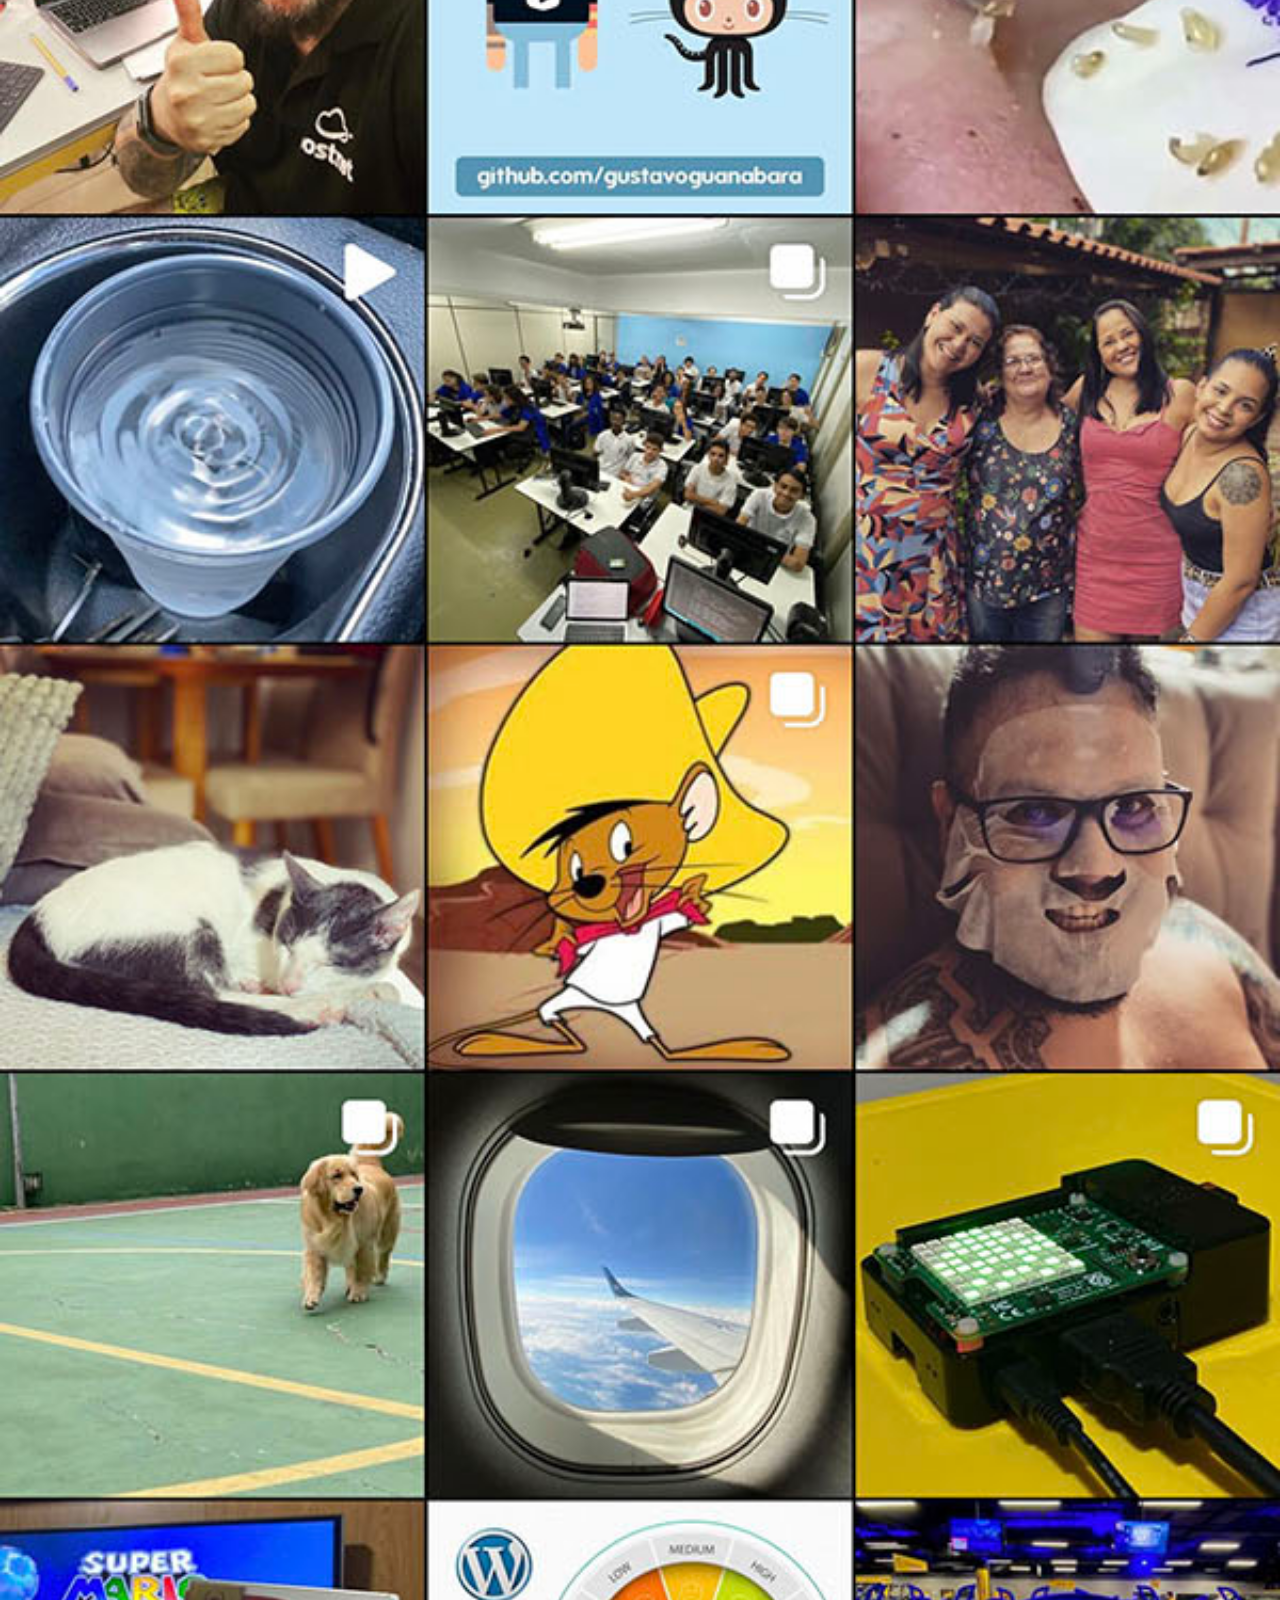
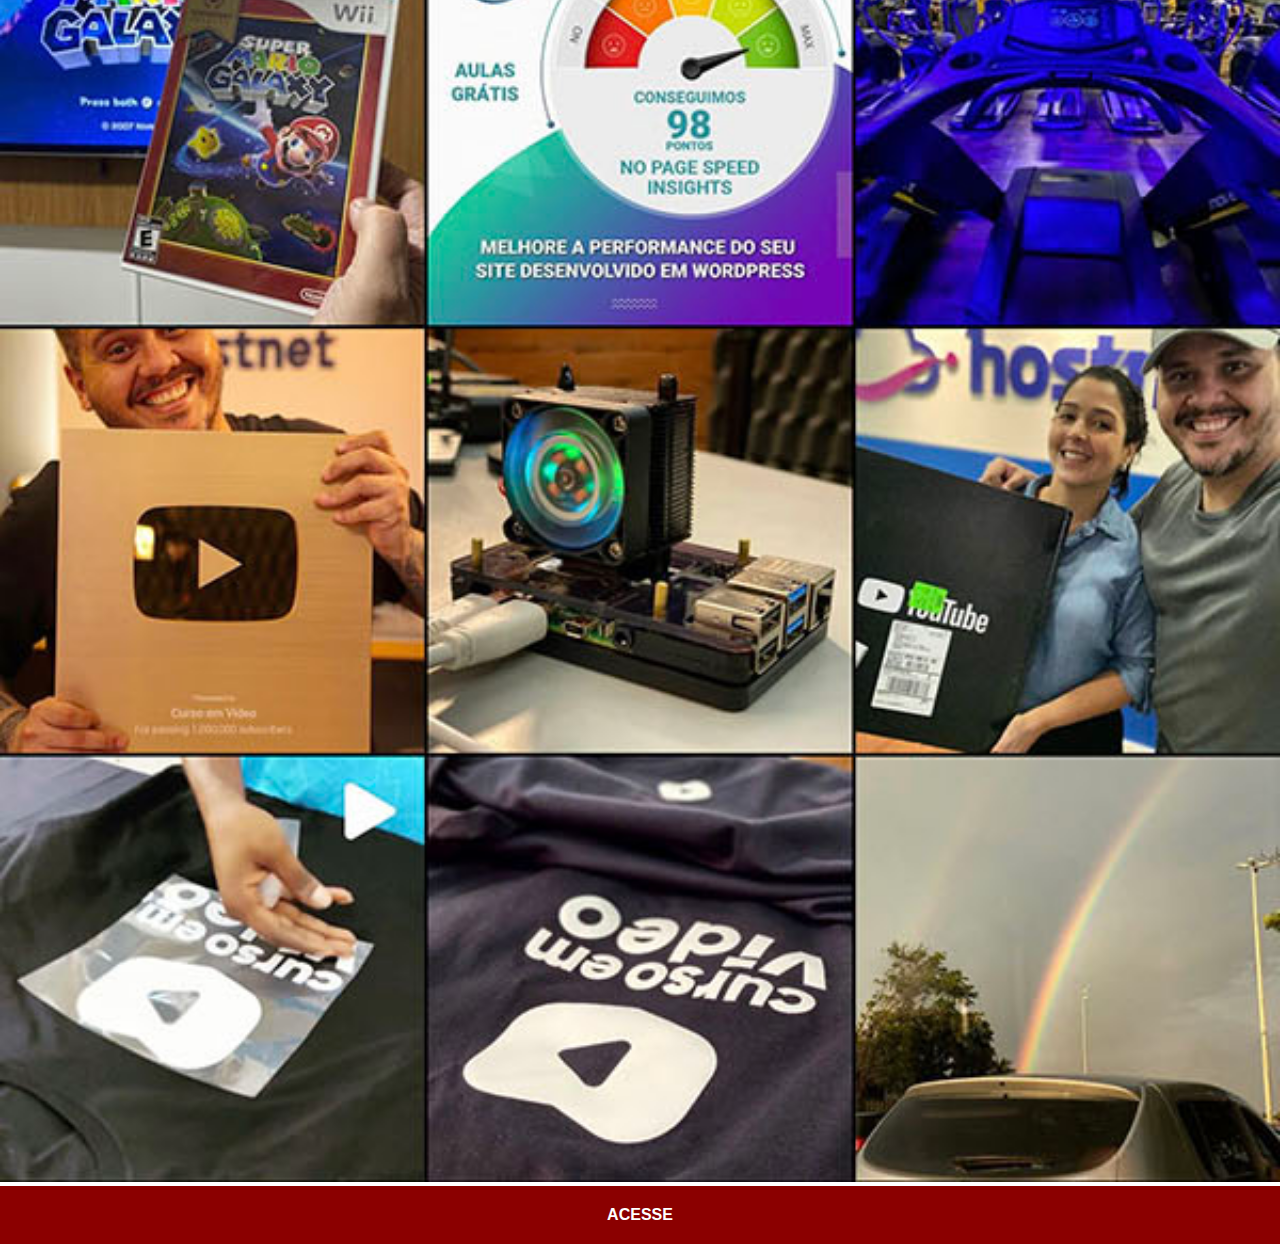
<file: instagram.html>
<!DOCTYPE html>
<html lang="pt-br">
<head>
    <meta charset="UTF-8">
    <meta name="viewport" content="width=device-width, initial-scale=1.0">
    <title>Instagram</title>
    <link rel="stylesheet" href="estilo/social.css">
</head>
<body>
    <img src="imagens/tela-instagram.jpg" alt="Instagram">
    <a href="https://instagram.com/gustavoguanabara/" target="_blank">ACESSE</a>
</body>
</html>
</file>
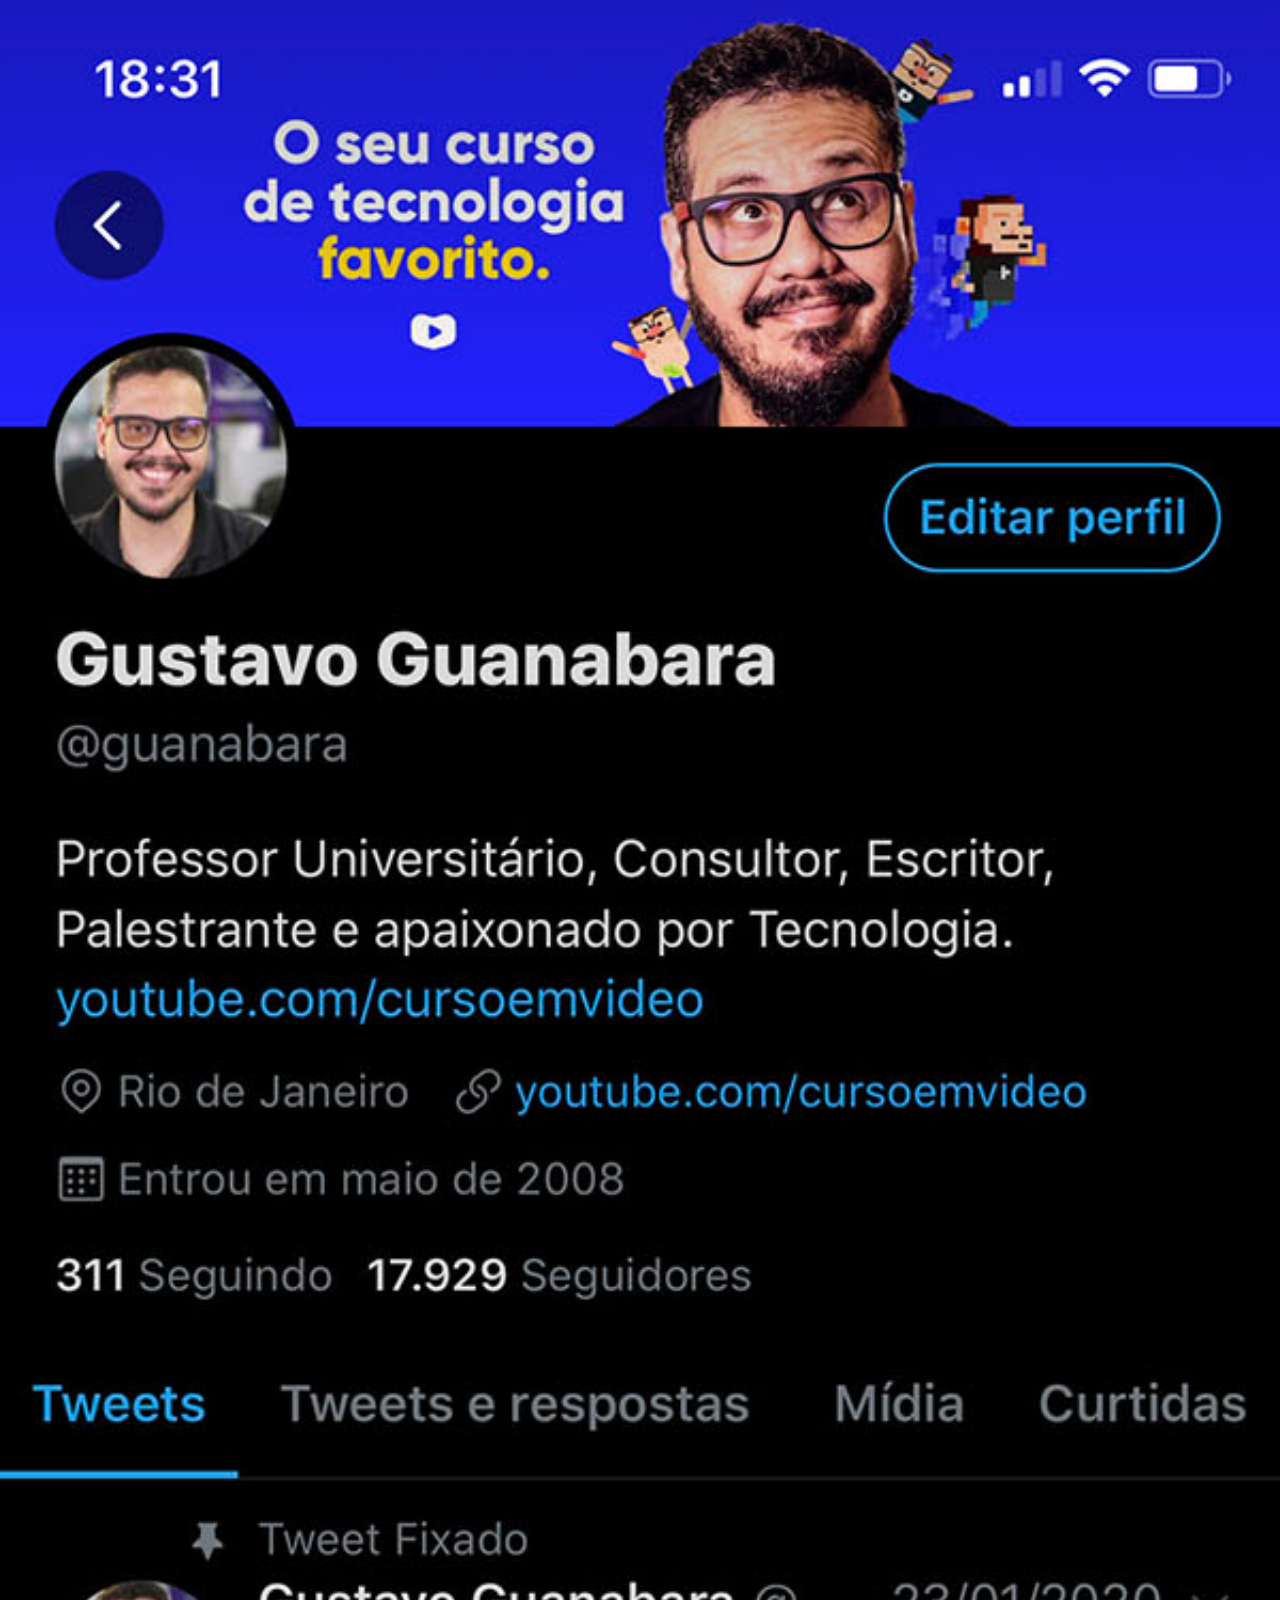
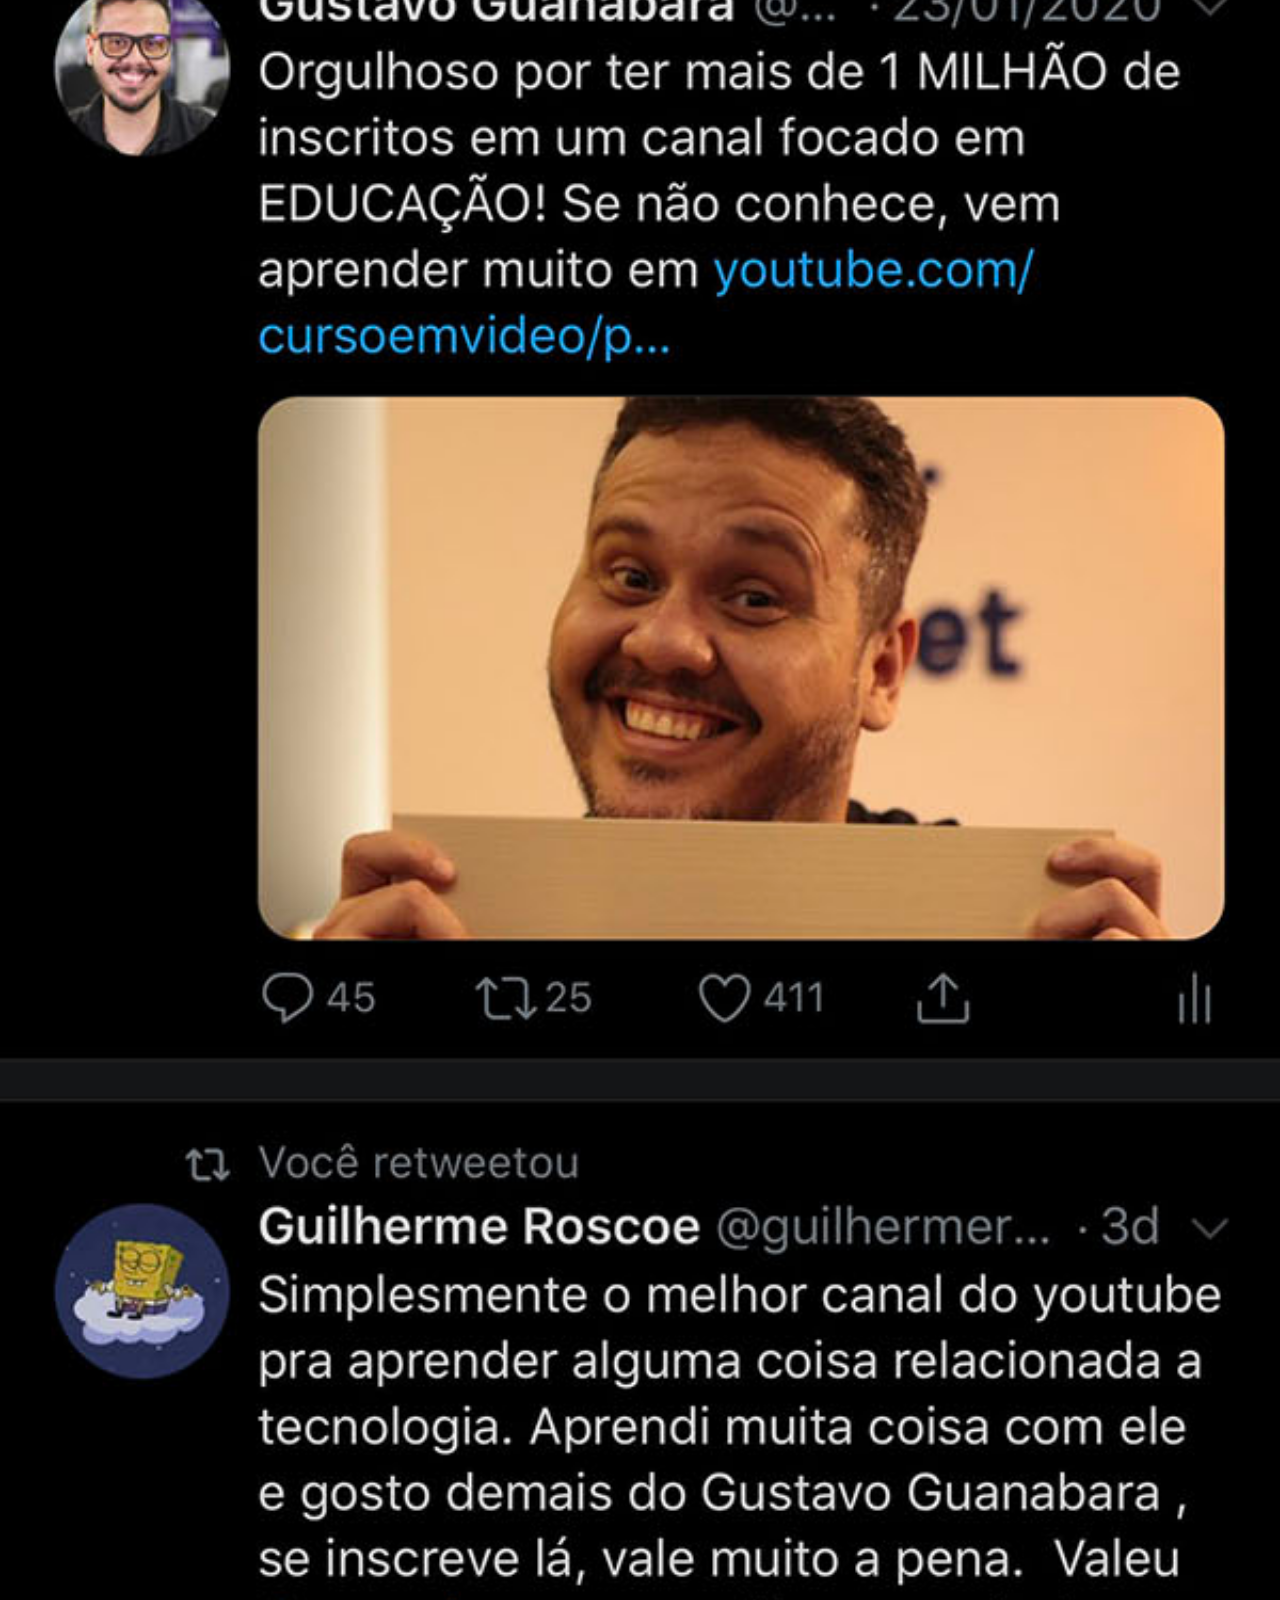
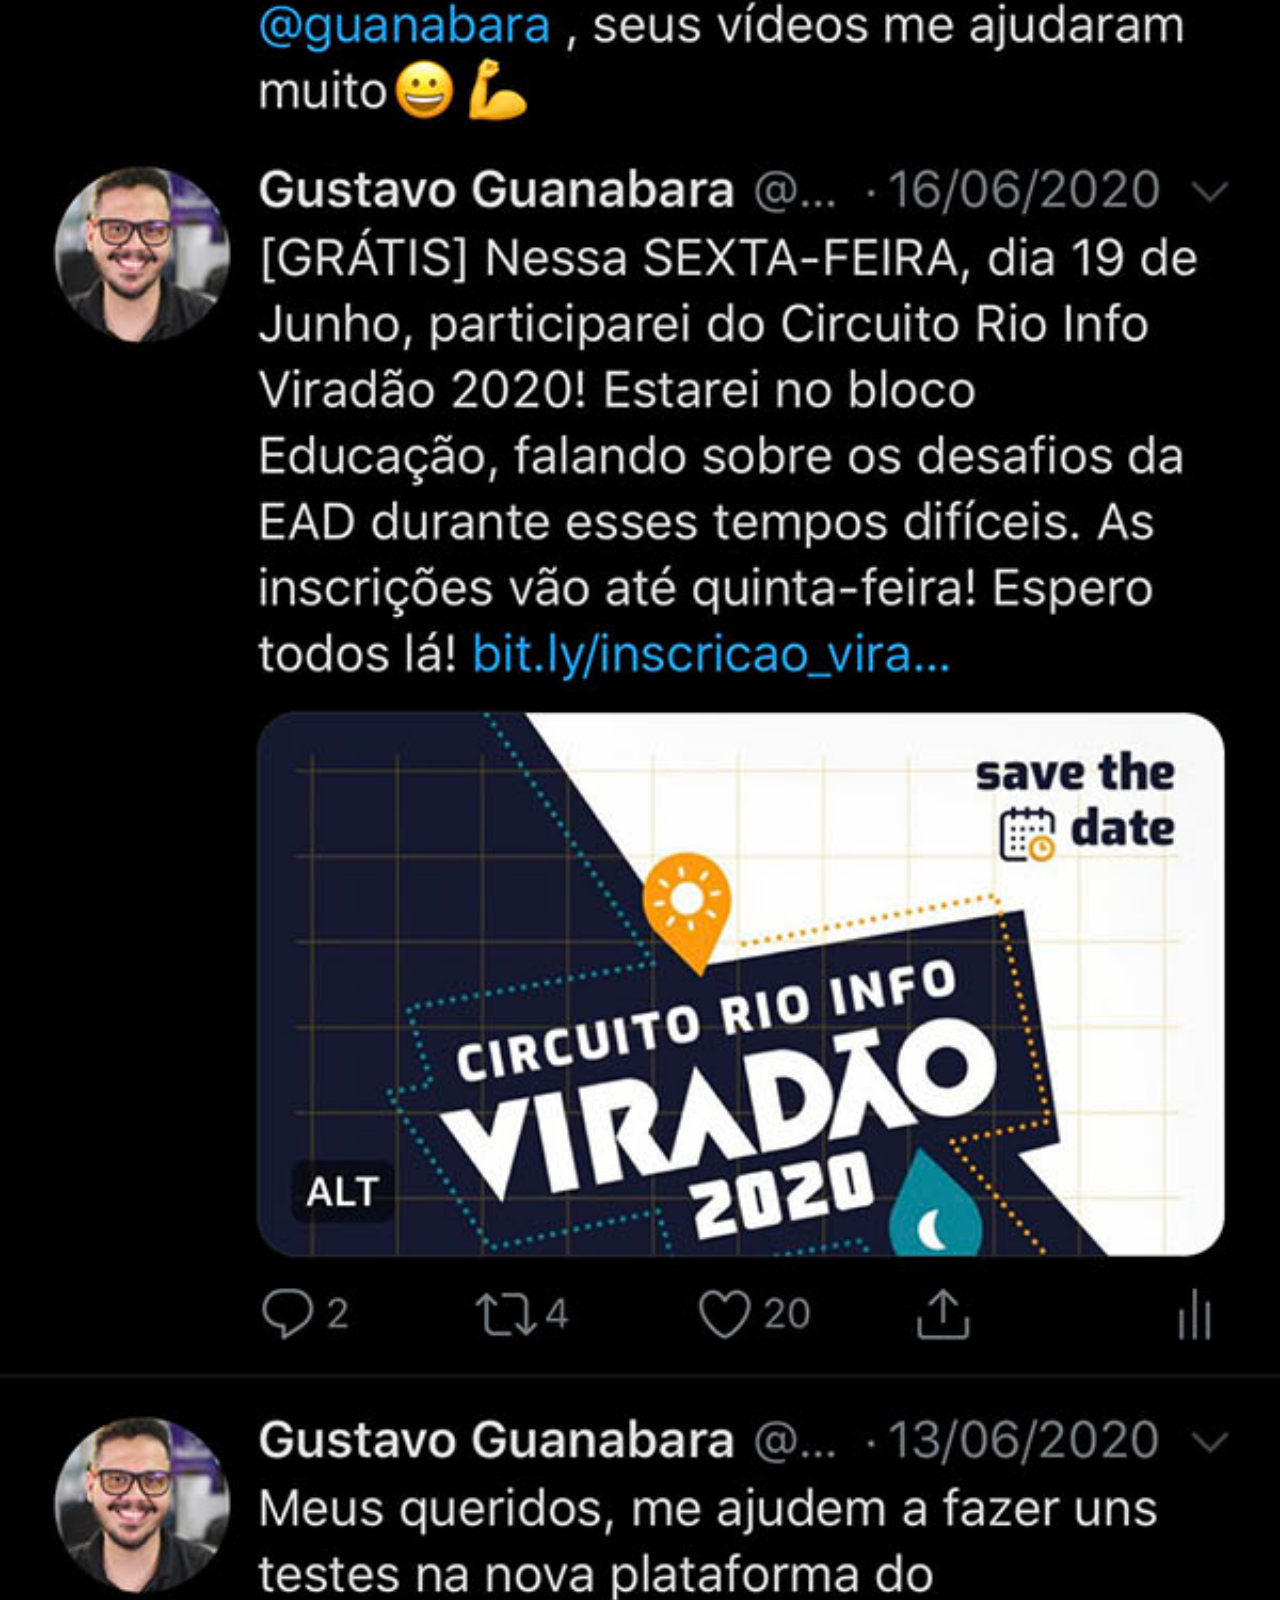
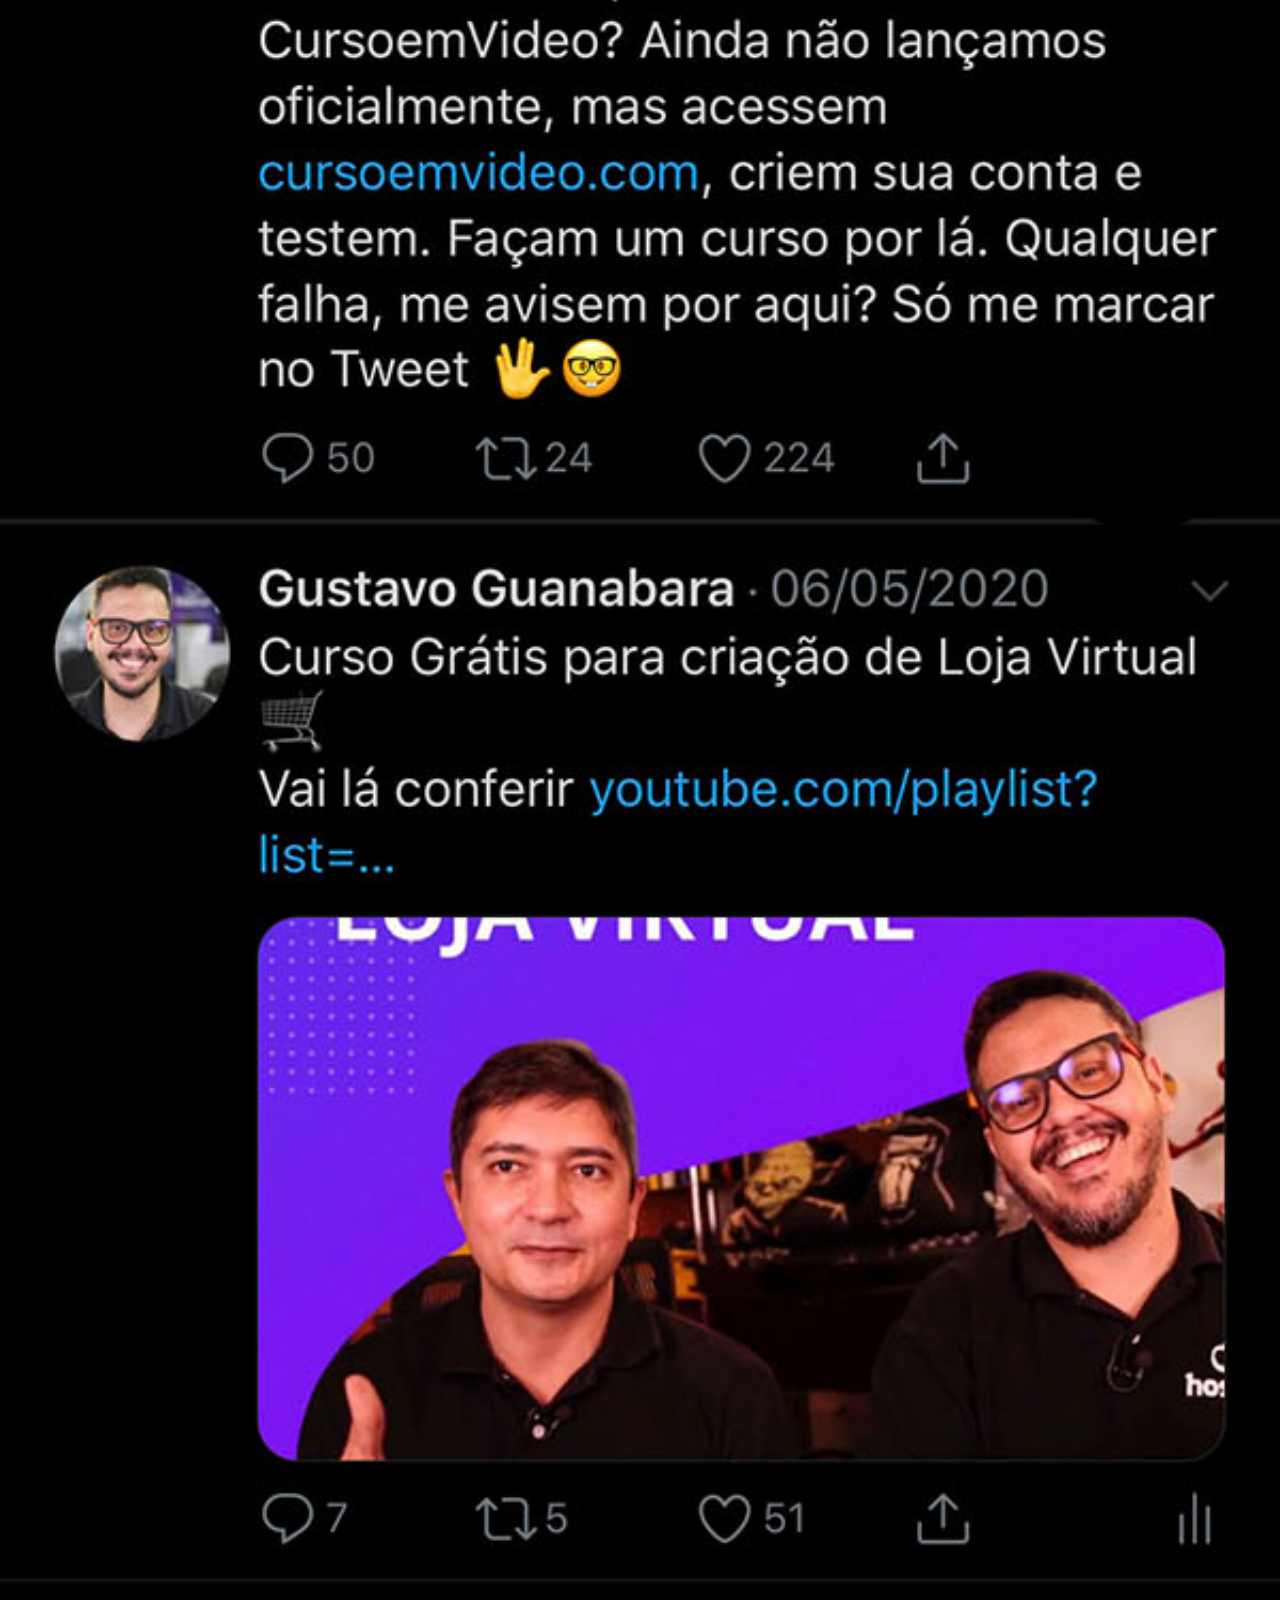
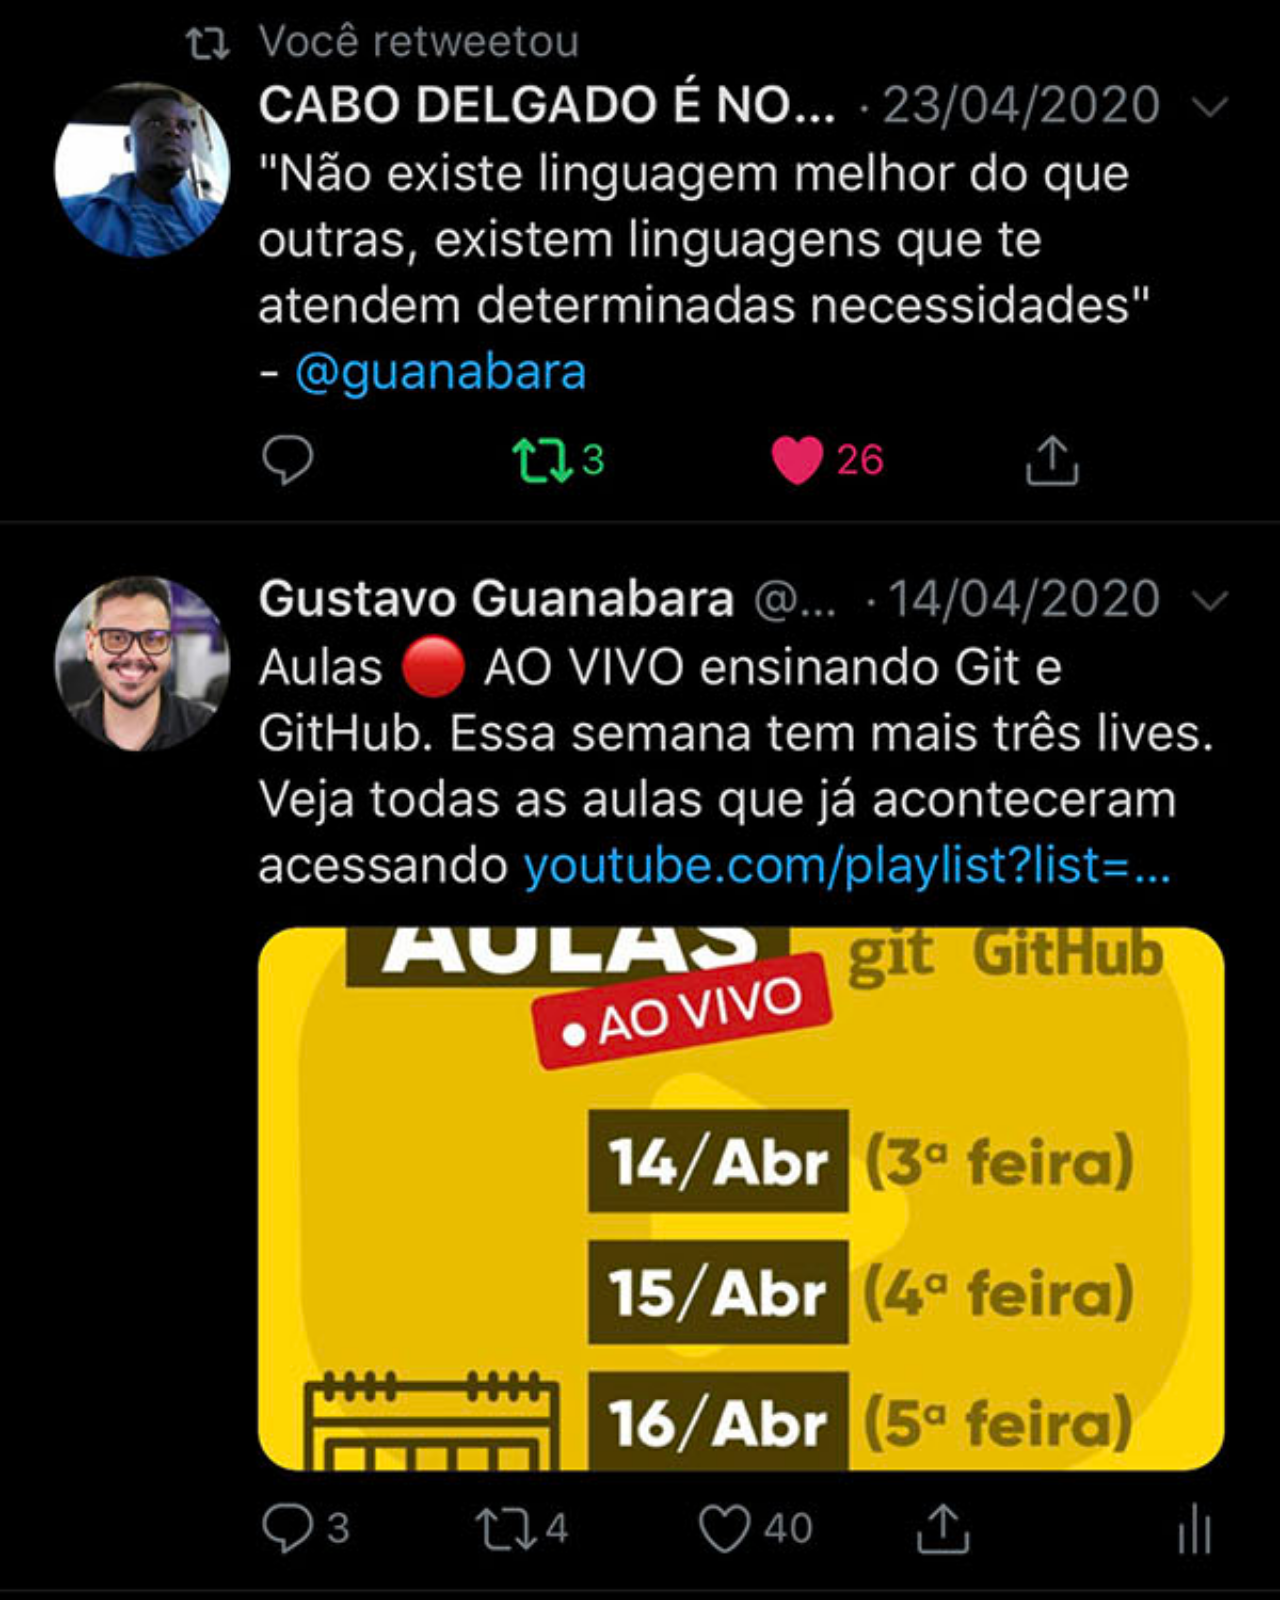
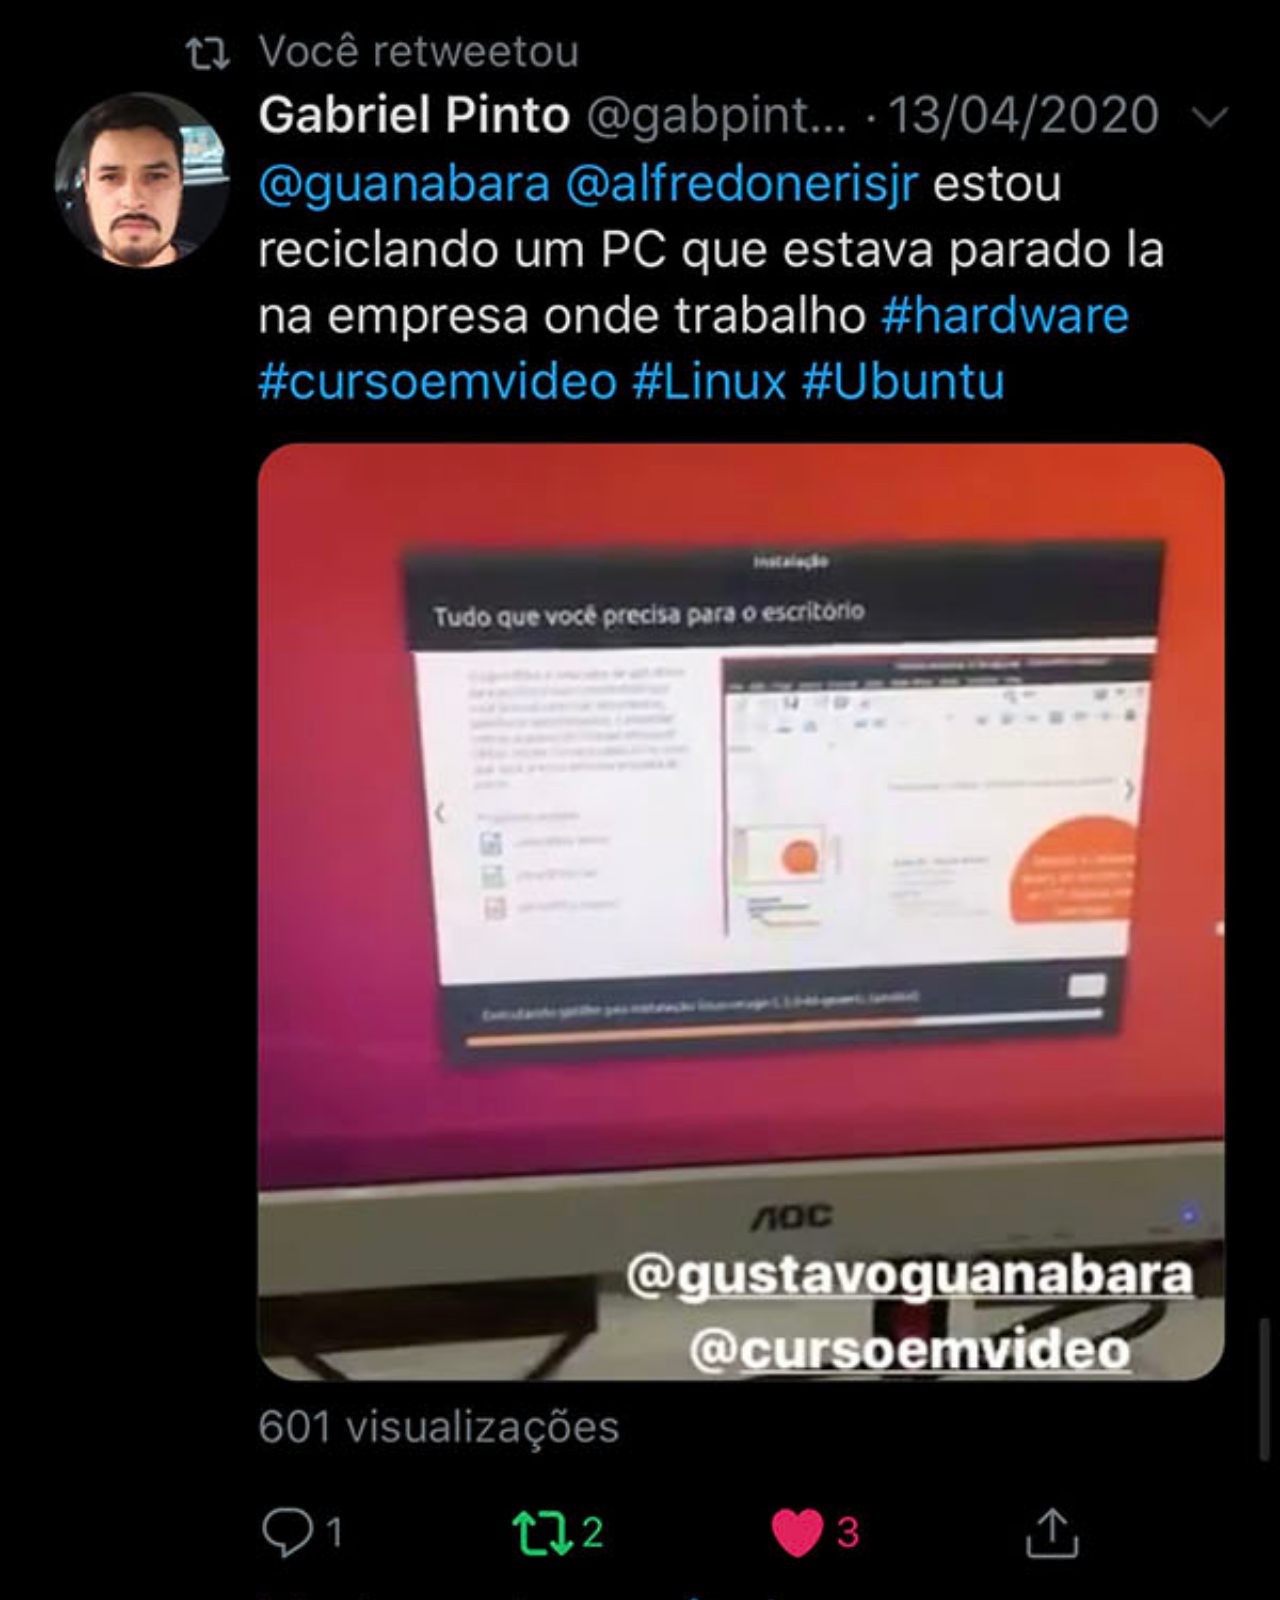
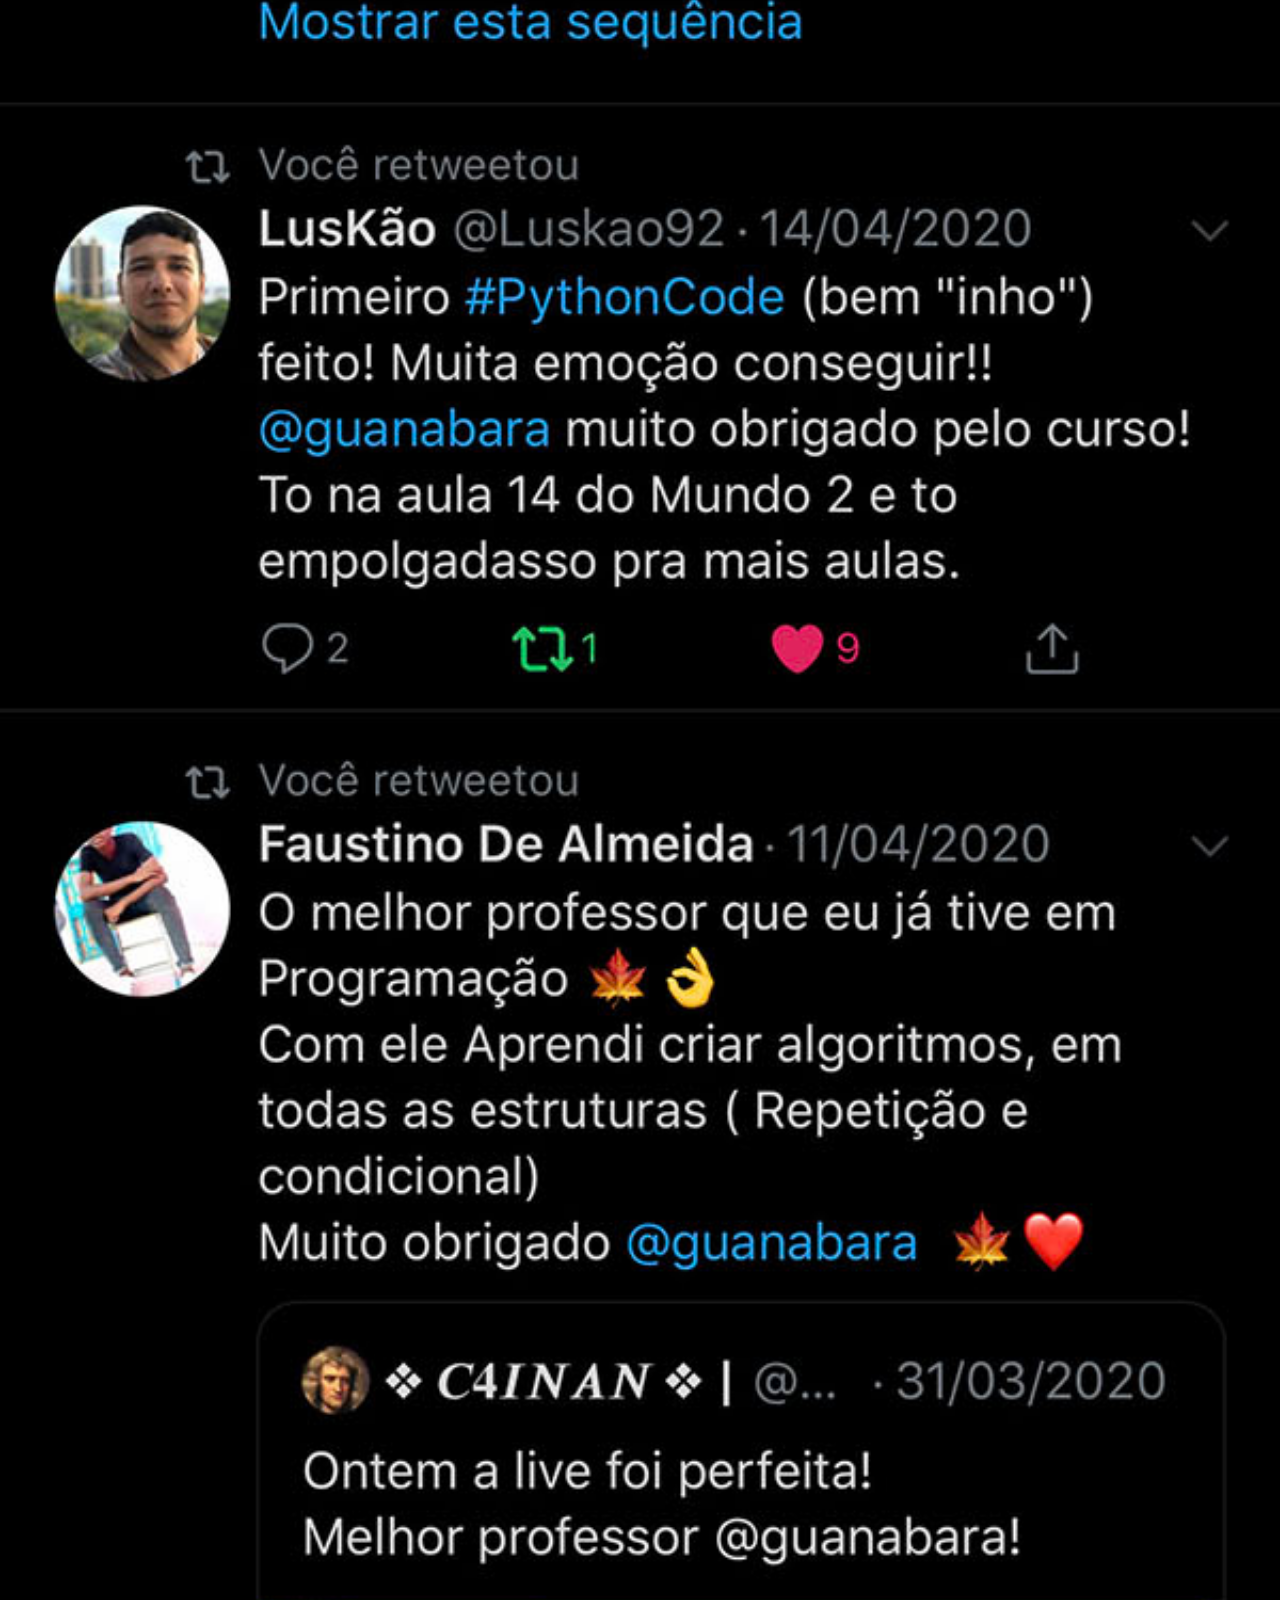
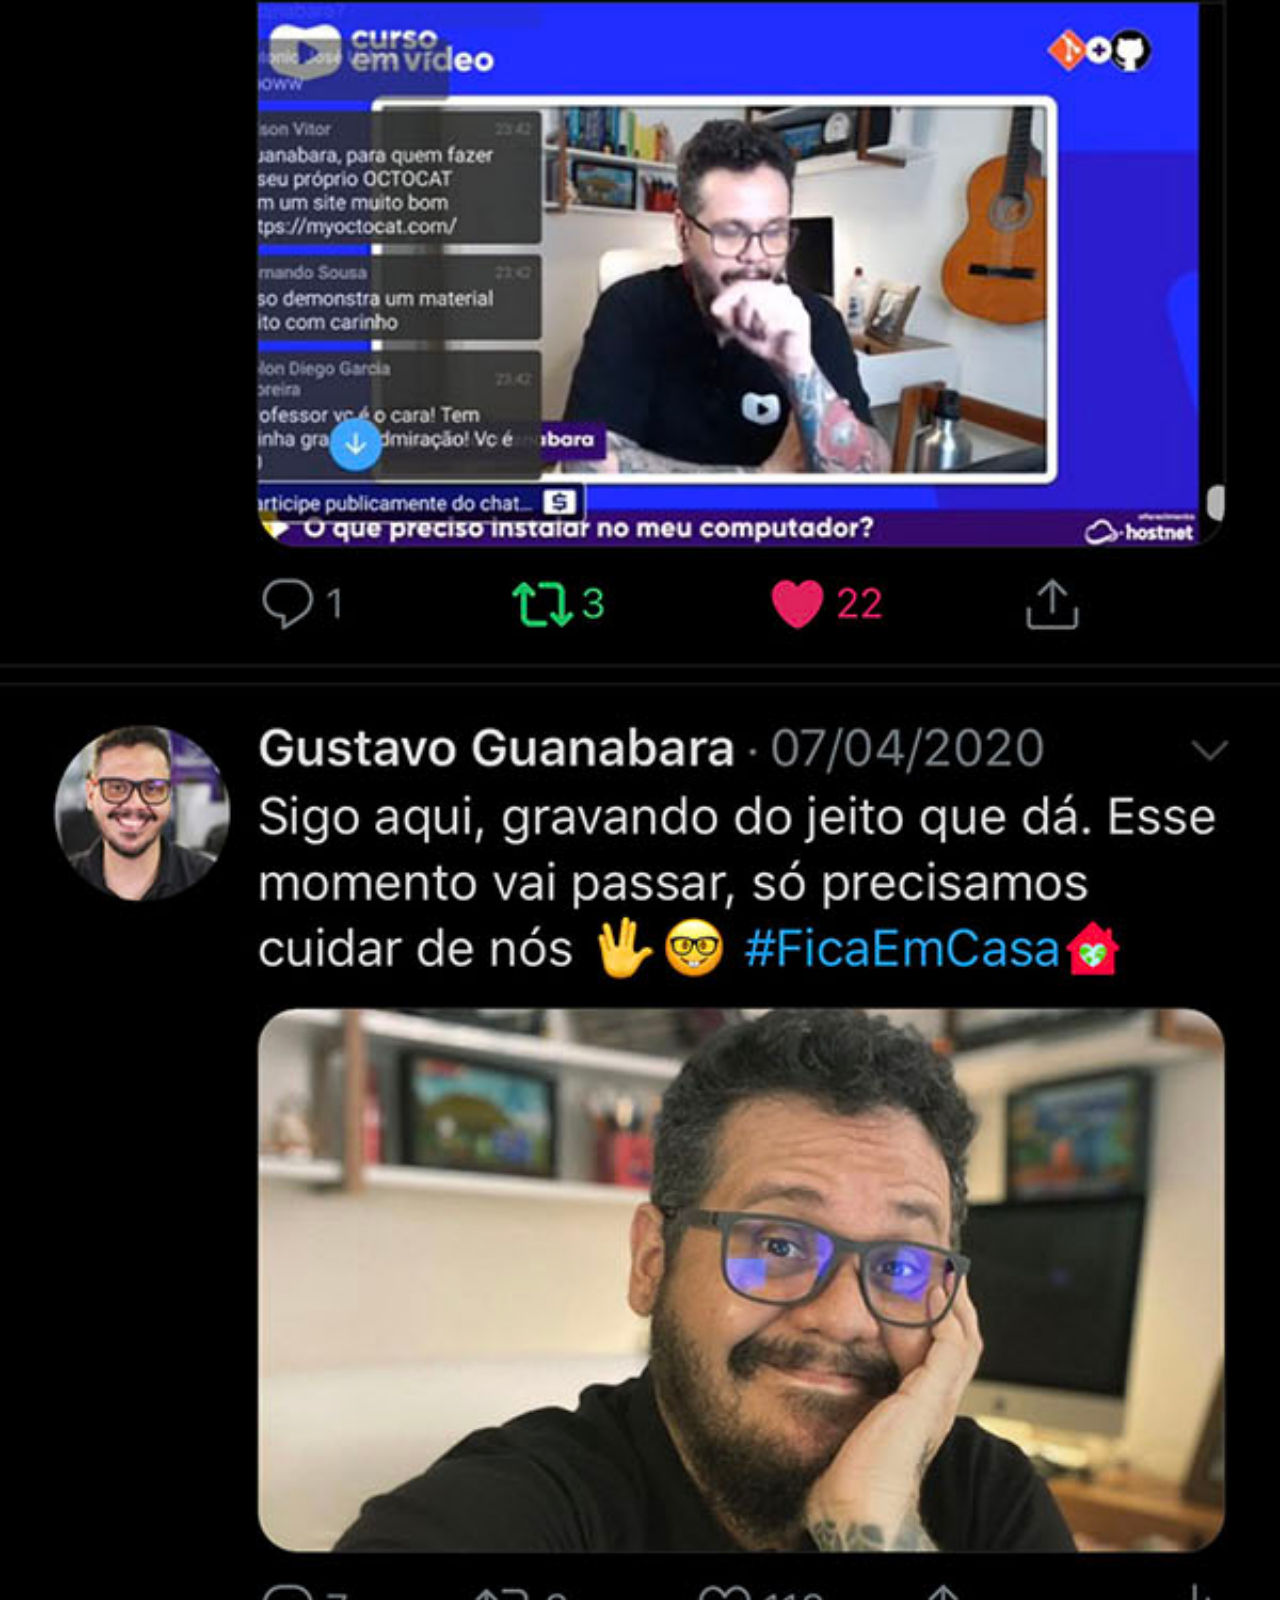
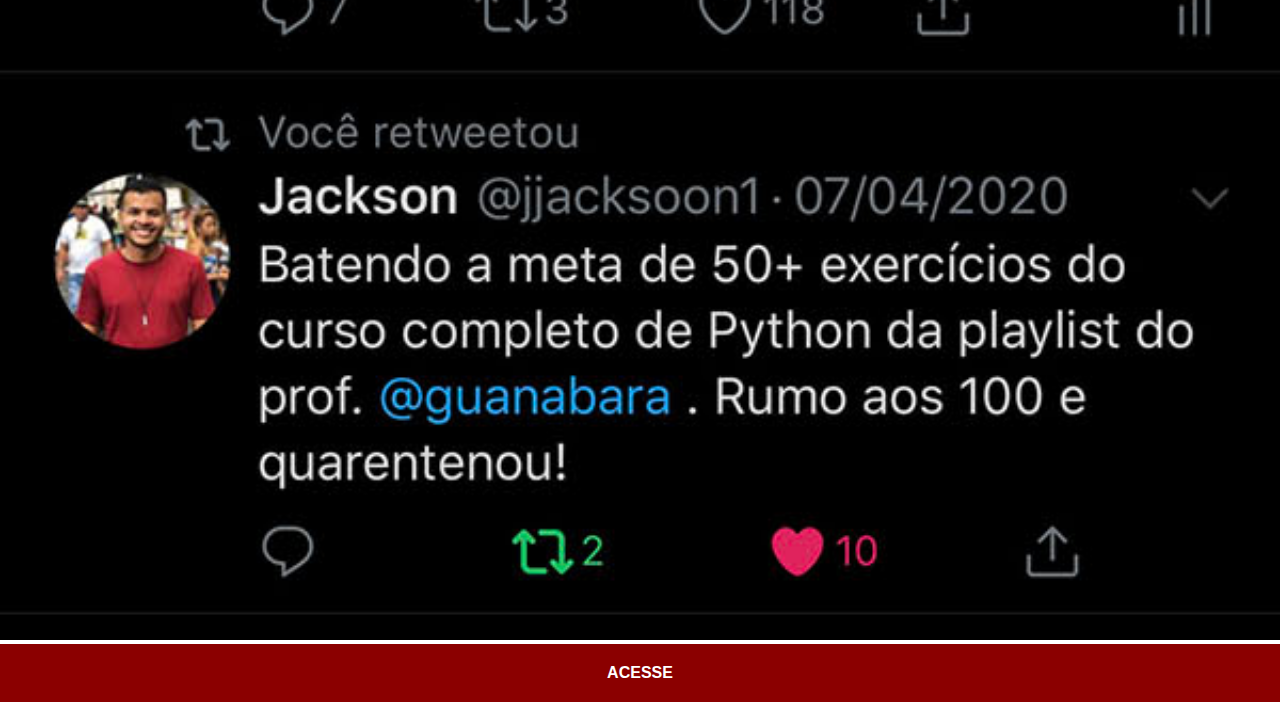
<file: twitter.html>
<!DOCTYPE html>
<html lang="pt-br">
<head>
    <meta charset="UTF-8">
    <meta name="viewport" content="width=device-width, initial-scale=1.0">
    <title>Twitter</title>
    <link rel="stylesheet" href="estilo/social.css">
</head>
<body>
    <img src="imagens/tela-twitter.jpg" alt="Twitter">
    <a href="https://x.com/guanabara" target="_blank">ACESSE</a>
</body>
</html>
</file>
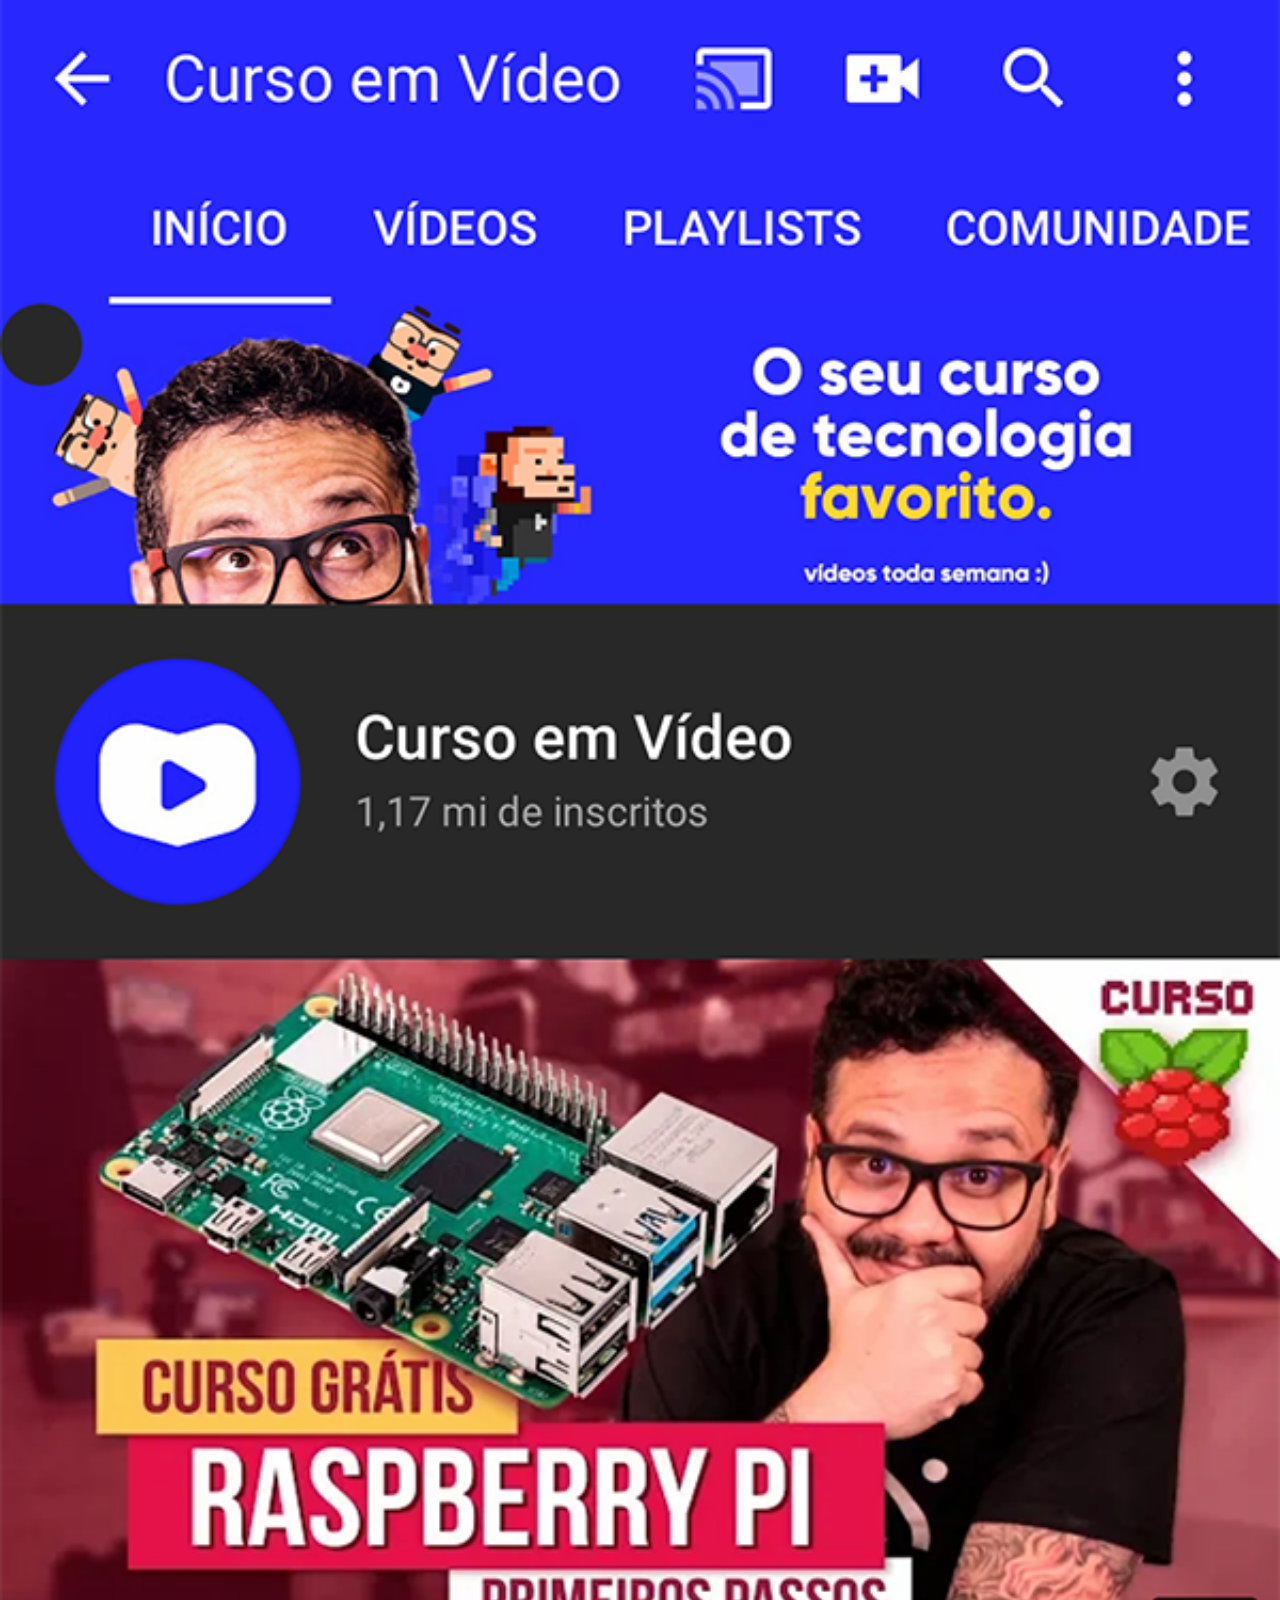
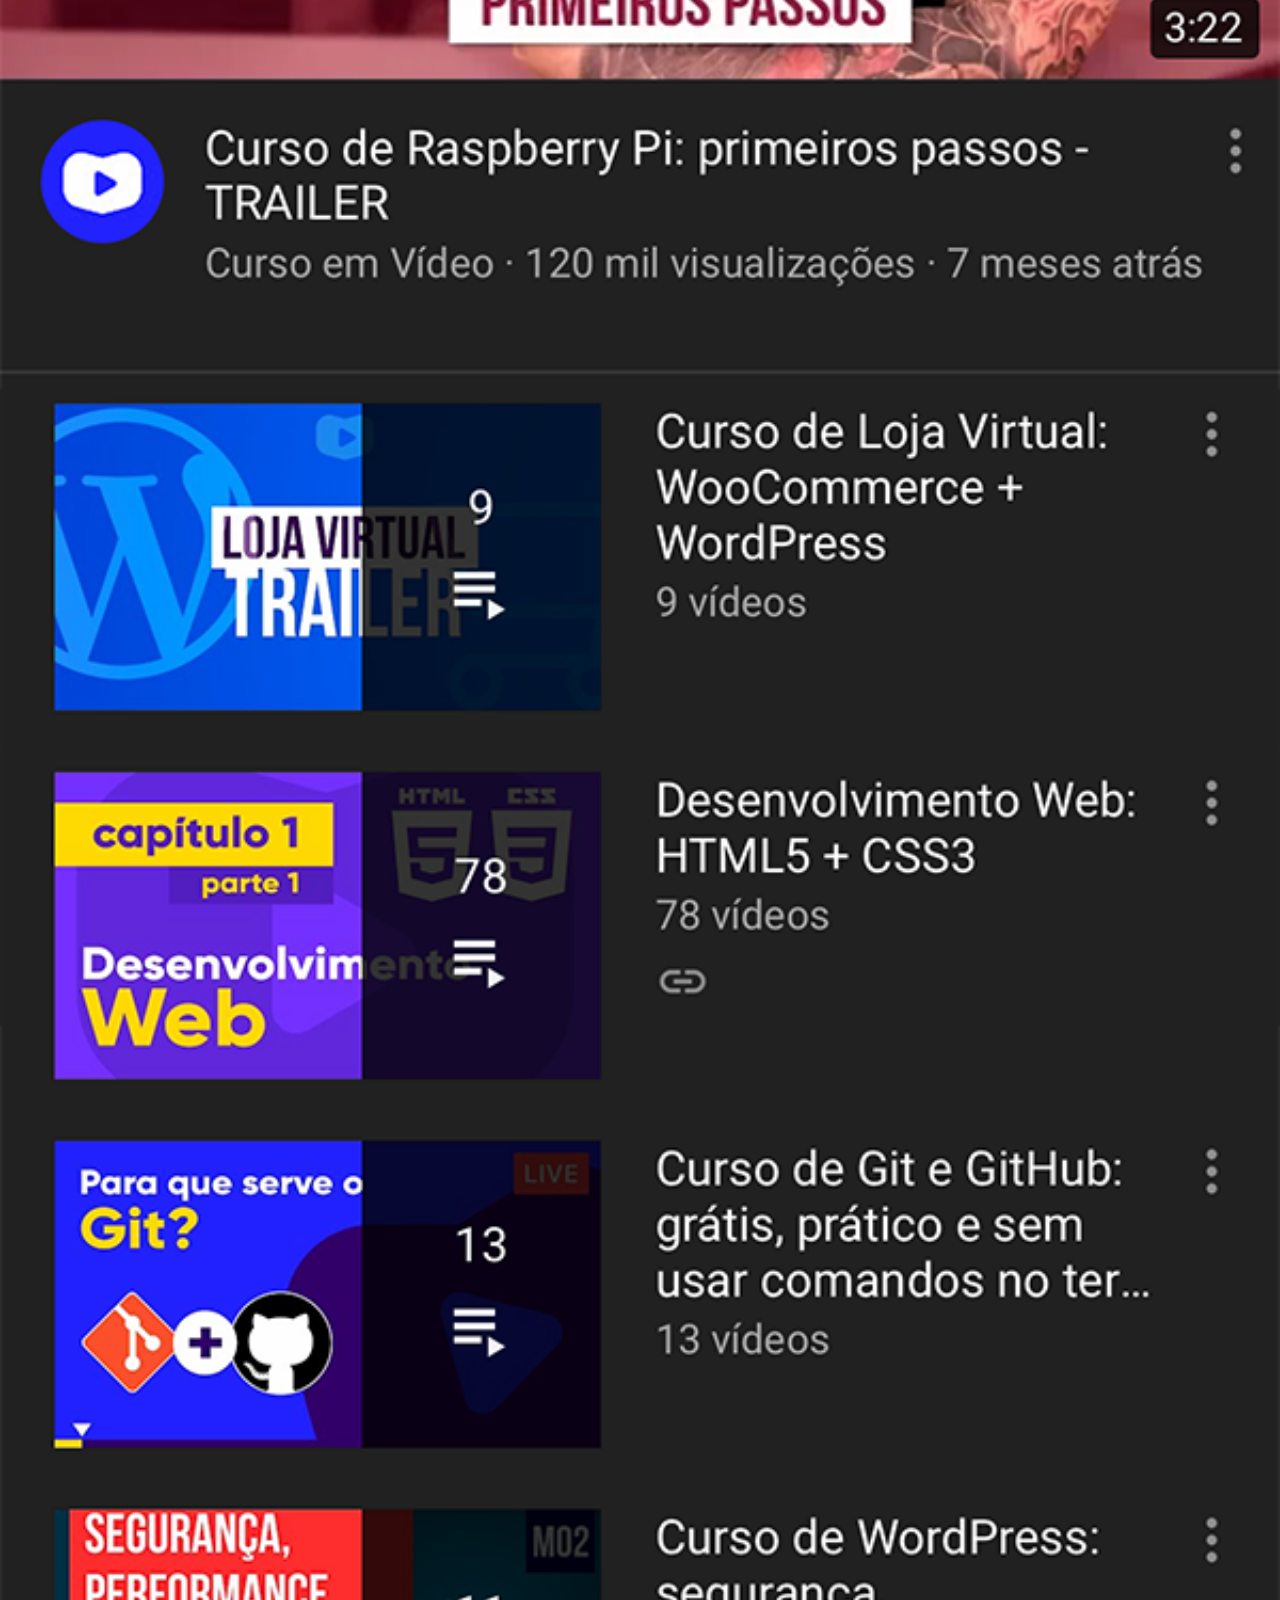
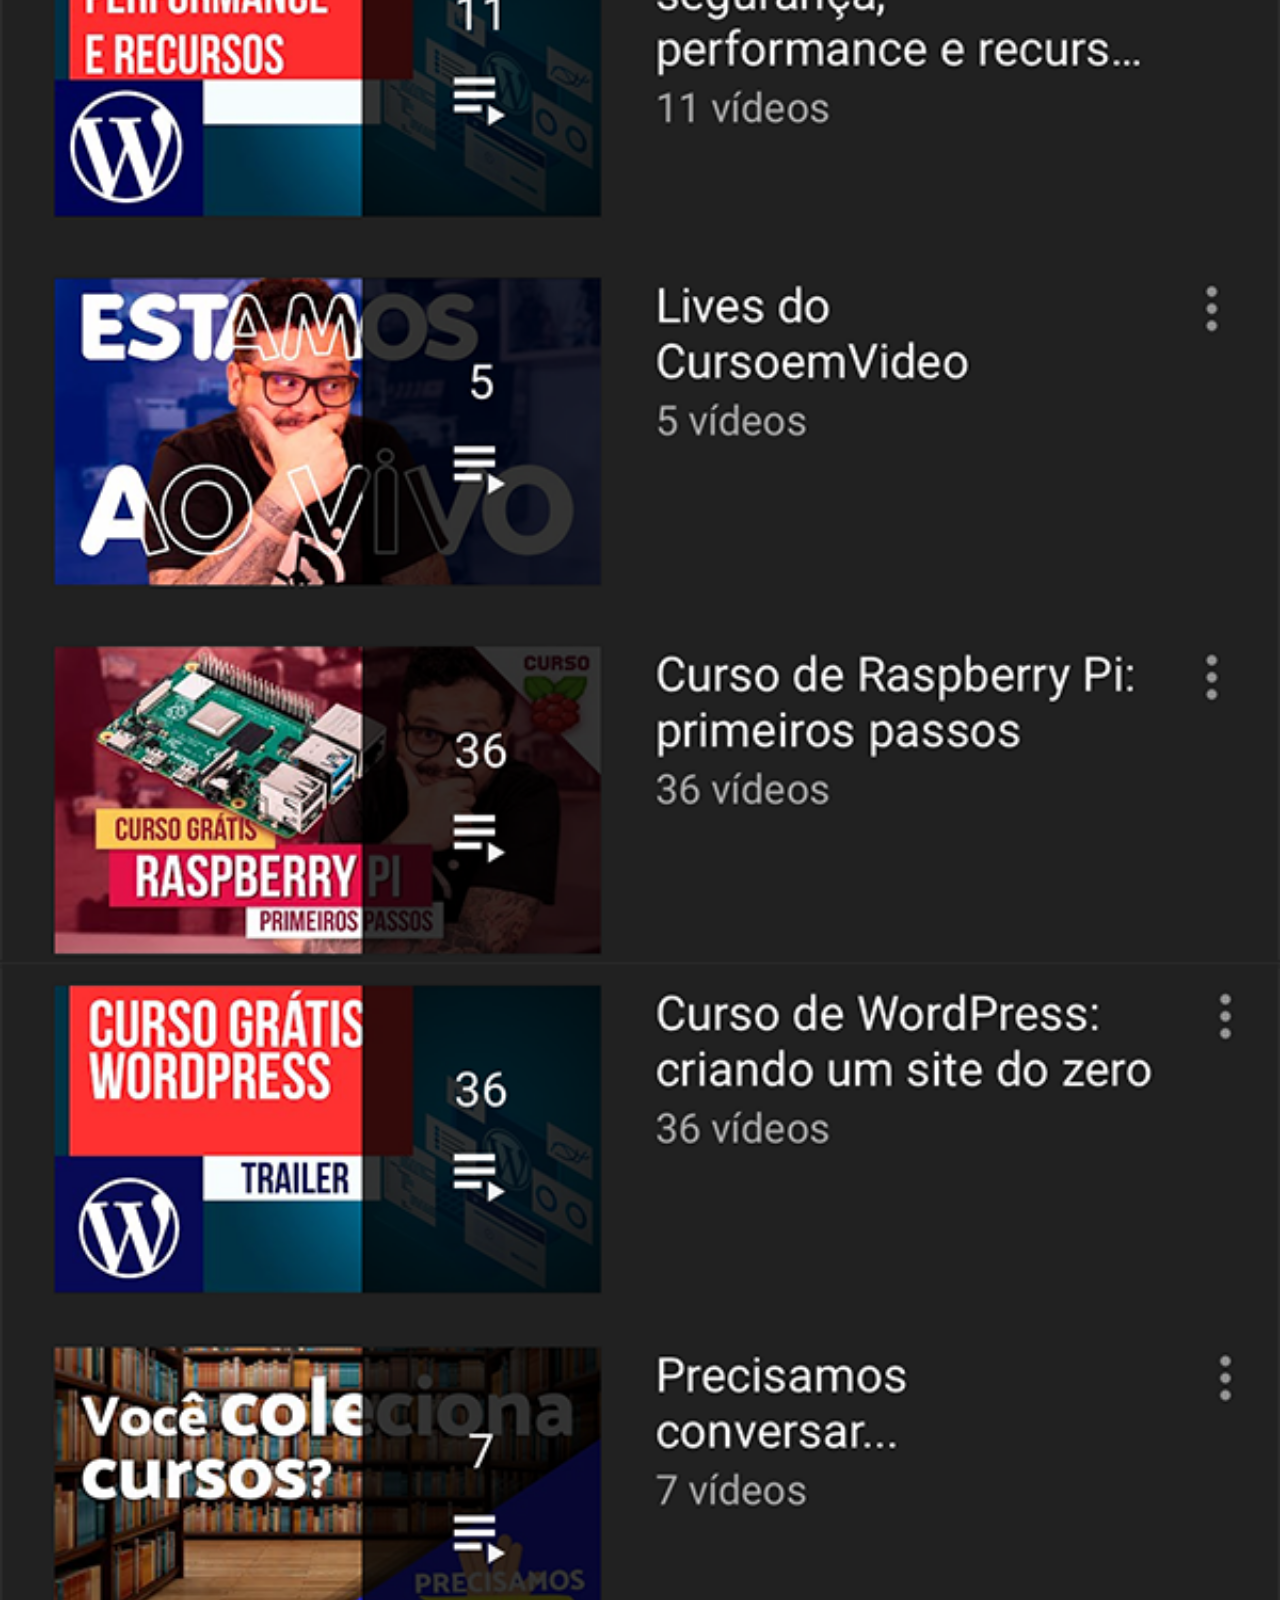
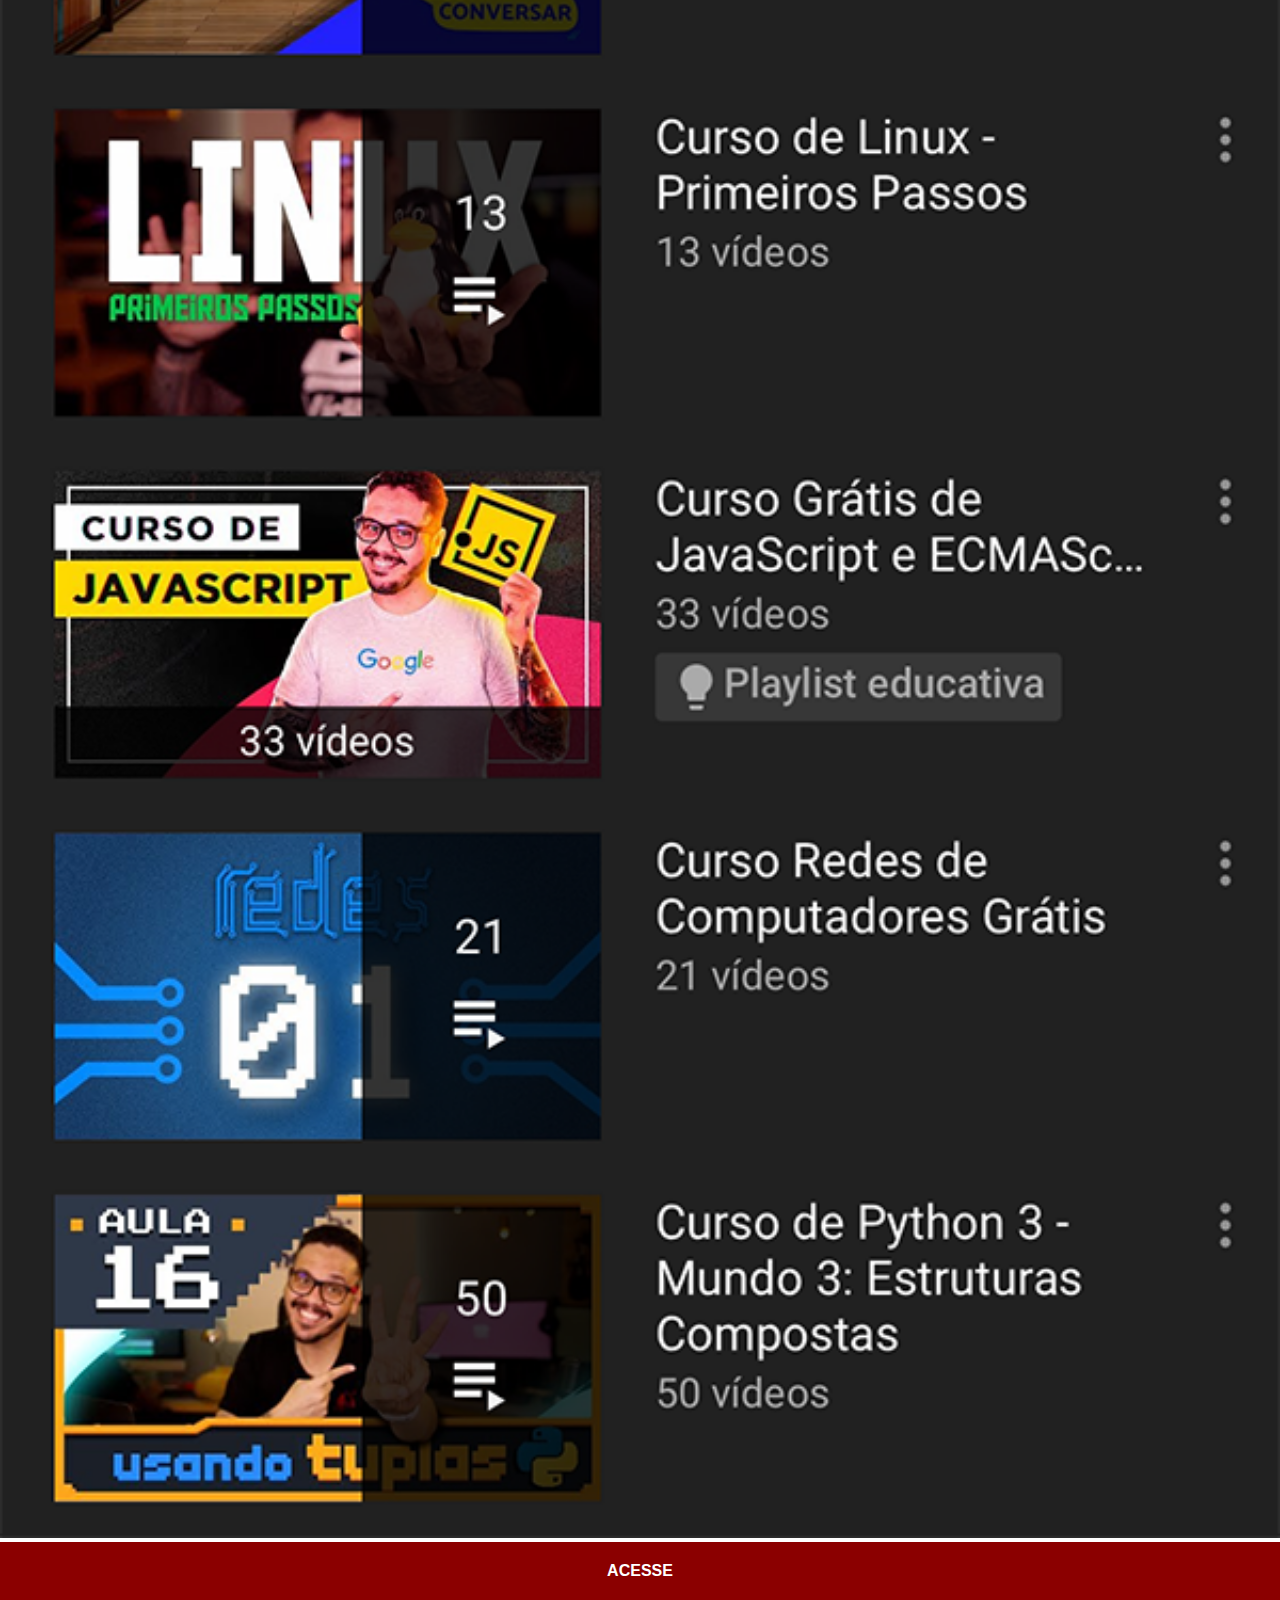
<file: youtube.html>
<!DOCTYPE html>
<html lang="pt-br">
<head>
    <meta charset="UTF-8">
    <meta name="viewport" content="width=device-width, initial-scale=1.0">
    <title>YouTube</title>
    <link rel="stylesheet" href="estilo/social.css">
</head>
<body>
    <img src="imagens/tela-youtube.png" alt="YouTube">
    <a href="https://www.youtube.com/@cursoemvideo/playlists" target="_blank">ACESSE</a>
</body>
</html>
</file>
<file: estilos/style.css>
@charset "UTF-8";

* {
    margin: 0px;
    padding: 0px;
}

html, body {
    height: 100vh;
    width: 100vw;
    background-color: black;
}

body {
    background: black url(../imagens/fundo-madeira.jpg) top center no-repeat fixed;
    background-size: cover;
    font-family: Arial, Helvetica, sans-serif;
}

main {
    position: relative;
    height: 100vh;
}

#telefone {
    position: absolute;
    top: 50%;
    left: 50%;
    transform: translate(-50%, -50%);
    height: 627px;
    width: 311px;
    background: url(../imagens/frame-iphone.png);
    background-repeat: no-repeat;
}

iframe#tela {
    position: relative;
    top: 80px;
    left: 22px;
    width: 267px;
    height: 471px;
}

section#redes-sociais {
    text-align: right;
}

section#redes-sociais > a {
    margin-left: 10px;
}

section#redes-sociais > a > img {
    width: 50px;
    margin: 10px;
    border-radius: 50%;
    box-shadow: 2px 2px 5px rgba(0, 0, 0, 0.400);
    box-sizing: border-box;
}

section#redes-sociais img:hover {
    border: 2px solid rgba(255, 255, 255, 0.637);
    transform: translate(-2px, -2px);
    box-shadow: 5px 5px 10px rgba(0, 0, 0, 0.600);
    transition: transform .3s, border .3s;
}
</file>
<file: estilo/social.css>
@charset "UTF-8";

        *{
            margin: 0px;
            padding: 0px;
            font-family: Arial, Helvetica, sans-serif;
        }

        ::-webkit-scrollbar {
            width: 0px;
            height: 0px;
        }

        img {
            width: 100vw;
        }

        a {
            display: block;
            background-color: darkred;
            color: white;
            padding: 20px;
            text-align: center;
            font-weight: bolder;
            text-decoration: none;
        }

        a:hover {
            background-color: red;
        }
</file>
